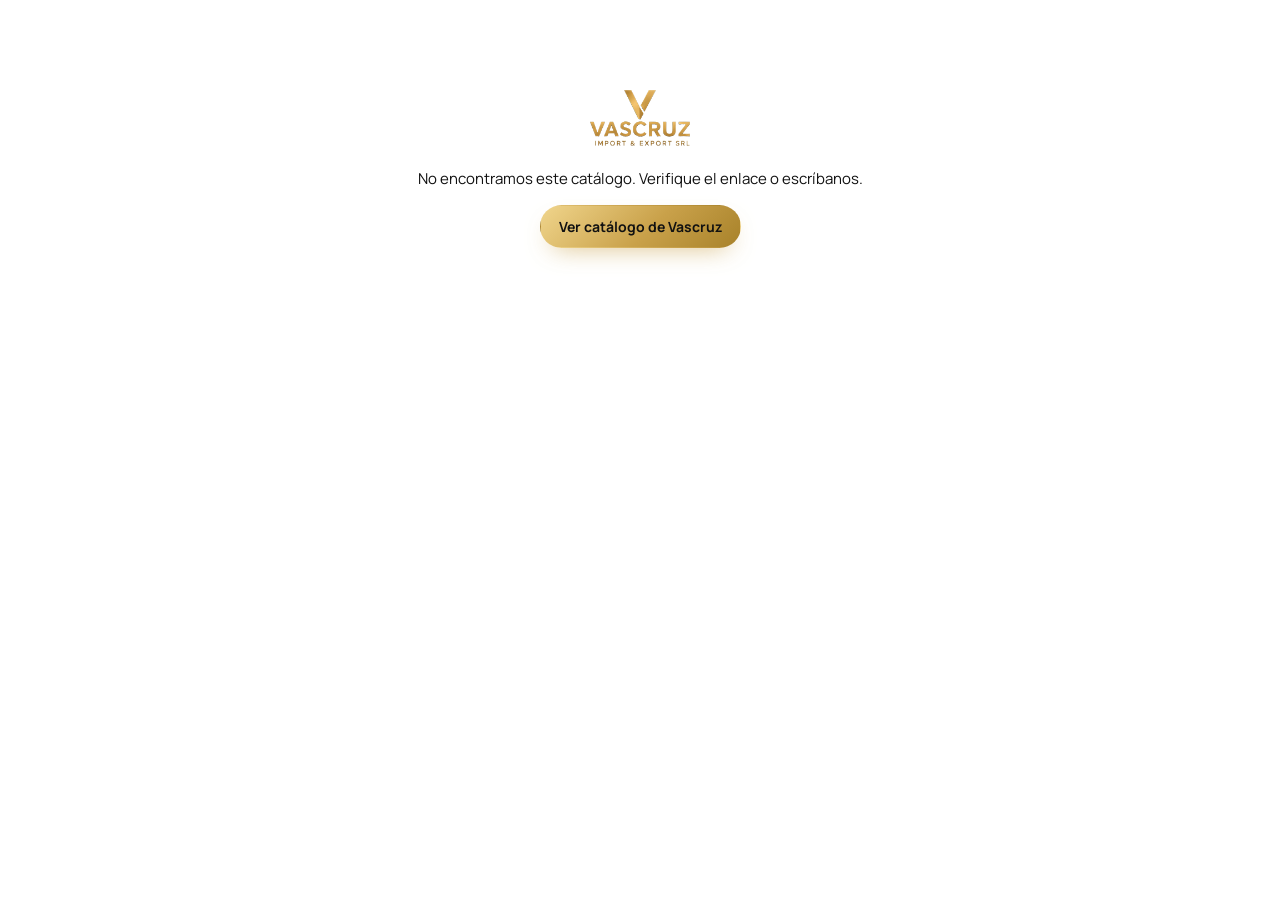
<file: catalogo.html>
<!doctype html>
<html lang="es" class="solo-claro">
<head>
<meta charset="utf-8">
<meta name="viewport" content="width=device-width, initial-scale=1">
<title>Catálogo | Vascruz Import & Export SRL</title>
<meta name="robots" content="noindex">
<link rel="icon" type="image/png" href="img/logo-sm.png">
<link rel="apple-touch-icon" href="img/app/icono-180.png">
<meta name="theme-color" content="#111111">
<link rel="preconnect" href="https://fonts.googleapis.com">
<link rel="stylesheet" href="https://fonts.googleapis.com/css2?family=Unbounded:wght@400;500;700&family=Playfair+Display:ital,wght@0,500;1,500&family=Manrope:wght@400;500;600;700;800&family=IBM+Plex+Mono:wght@400;500&display=swap">
<style>
:root{--fg:#141414;--muted:#5f5d58;--surface:#f8f5ee;--line:#e6dfcd;--gold:#a8822a;--gold-btn:#d2ad55;
  --display:"Unbounded","Arial Black",system-ui,sans-serif;--body:"Manrope",system-ui,-apple-system,"Segoe UI",sans-serif;--mono:"IBM Plex Mono",ui-monospace,Menlo,monospace}
html{color-scheme:light}*{box-sizing:border-box}[hidden]{display:none!important}
body{margin:0;background:#efebe2;color:var(--fg);font:15px/1.5 var(--body)}
a{color:inherit}
.bar{display:flex;gap:8px;justify-content:center;flex-wrap:wrap;padding:14px}
.btn{display:inline-flex;align-items:center;justify-content:center;gap:8px;padding:11px 18px;border-radius:5px;font:700 14px var(--body);border:1px solid #cfc8b8;background:#fff;color:#111;text-decoration:none;cursor:pointer}
.btn-gold{background:var(--gold-btn);border-color:var(--gold-btn)}
.btn-sm{padding:8px 12px;font-size:13px}
.hoja{max-width:1000px;margin:0 auto 40px;background:#fff;padding:32px 36px;box-shadow:0 2px 14px rgba(0,0,0,.08)}
.top{display:flex;justify-content:space-between;align-items:flex-start;gap:20px;border-bottom:2px solid var(--gold);padding-bottom:16px}
.top img{height:64px}
.top .emp{text-align:right;font-size:12px;color:var(--muted);line-height:1.5}
.top .emp b{color:var(--fg);font-size:13px}
.eyebrow{font:500 11px var(--mono);letter-spacing:.14em;text-transform:uppercase;color:var(--gold)}
h1{font:700 26px var(--display);margin:6px 0 4px}
h2{font:700 18px var(--display);margin:2px 0}
.intro{display:flex;justify-content:space-between;align-items:end;gap:16px;flex-wrap:wrap;margin:22px 0 18px}
.asesor{border:1px solid var(--line);border-radius:8px;padding:12px 16px;background:var(--surface);font-size:14px}
.asesor b{display:block;font-size:15px}
.grid{display:grid;grid-template-columns:repeat(2,minmax(0,1fr));gap:18px}
.auto{border:1px solid var(--line);border-radius:8px;overflow:hidden;display:flex;flex-direction:column;background:#fff}
.auto img{width:100%;aspect-ratio:4/3;object-fit:cover;background:var(--surface);display:block}
.auto .in{padding:14px 16px;display:flex;flex-direction:column;gap:6px;flex:1}
.tags{display:flex;gap:6px;flex-wrap:wrap}
.tag{font:500 11px var(--mono);padding:3px 8px;border-radius:3px;background:#f3ead3;color:var(--gold)}
.datos{display:grid;grid-template-columns:1fr 1fr;gap:2px 14px;font-size:13px;margin-top:4px}
.datos div{border-bottom:1px dotted var(--line);padding:3px 0}.datos span{color:var(--muted);display:block;font-size:11.5px}
.precio{display:flex;justify-content:space-between;align-items:center;margin-top:6px;padding-top:8px;border-top:1px solid var(--line)}
.precio b{font:700 20px var(--display)}
.acc{display:flex;gap:8px;flex-wrap:wrap;margin-top:auto;padding-top:8px}
.cond{margin-top:22px;font-size:12px;color:var(--muted);line-height:1.55}
.err{max-width:520px;margin:60px auto;text-align:center;background:#fff;padding:30px;border-radius:8px}
.flotante{position:fixed;right:16px;bottom:16px;z-index:5;box-shadow:0 6px 20px rgba(0,0,0,.25)}
.pie-print{display:none}
@media (max-width:700px){.hoja{padding:20px 16px}.grid{grid-template-columns:1fr}.top img{height:48px}h1{font-size:21px}}
@page{size:A4;margin:10mm}
@media print{body{background:#fff}.bar,.acc,.flotante{display:none!important}.hoja{box-shadow:none;margin:0;padding:0;max-width:none}
  .grid{grid-template-columns:1fr 1fr;gap:10px}.auto{break-inside:avoid}.auto img{aspect-ratio:16/9}.auto .in{padding:8px 10px;gap:3px}
  h1{font-size:20px}.datos{font-size:11px}.precio b{font-size:16px}body{font-size:12.5px}
  .pie-print{display:block;position:fixed;bottom:0;left:0;right:0;text-align:center;font-size:10px;color:#5f5d58;border-top:1px solid #e6dfcd;padding-top:4px;background:#fff}
  .hoja{padding-bottom:24px}
  *{-webkit-print-color-adjust:exact;print-color-adjust:exact}}
</style>
<link rel="stylesheet" href="tema.css?v=1">
<script src="tema.js?v=1"></script>
</head>
<body>
<div class="bar" id="bar" hidden>
  <a class="btn btn-gold" id="wa-bar" target="_blank" rel="noopener">Hablar con mi asesor por WhatsApp</a>
  <button class="btn" onclick="window.print()">Descargar PDF / Imprimir</button>
</div>
<div id="out"><p style="text-align:center;padding:60px;color:#5f5d58">Cargando catálogo…</p></div>
<a class="btn btn-gold flotante" id="wa-float" hidden target="_blank" rel="noopener">WhatsApp</a>

<script src="catalogo.js"></script>
<script type="module">
import { leerPublico, usd, esc, nombreAuto, telWa, listoParaImprimir } from "./publico.js?v=1";
const params = new URLSearchParams(location.search);
const id = params.get("id");
const out = document.getElementById("out");
const CAT = (window.VASCRUZ_CATALOGO && window.VASCRUZ_CATALOGO.modelos) || [];
const fail = (t) => out.innerHTML = `<div class="err"><img src="img/logo-sm.png" alt="" style="height:56px"><p>${t}</p><a class="btn btn-gold" href="index.html">Ver catálogo de Vascruz</a></div>`;
try {
  if (!id) throw 0;
  const c = await leerPublico("catalogos", id);
  if (!c) throw 0;
  const tel = telWa(c.asesor_tel) || "59177006107";
  const wa = (texto) => `https://wa.me/${tel}?text=${encodeURIComponent(texto)}`;
  const saludo = `Hola ${c.asesor_nombre}, vi el catálogo de Vascruz que me envió`;
  const autos = (c.ids || []).map(x => CAT.find(m => String(m.id) === String(x))).filter(Boolean);
  if (!autos.length) throw 0;
  document.title = `Catálogo Vascruz${c.cliente_nombre ? " para " + c.cliente_nombre : ""} · Asesor ${c.asesor_nombre}`;
  document.getElementById("wa-bar").href = wa(saludo + " y quisiera más información.");
  document.getElementById("wa-float").href = wa(saludo + " y quisiera más información.");
  document.getElementById("bar").hidden = false; document.getElementById("wa-float").hidden = false;
  const tec = (t) => t === "BEV" ? "100% eléctrico" : t === "PHEV" ? "Híbrido enchufable" : (t || "");
  const fch = c.creado && c.creado.toDate ? c.creado.toDate() : new Date();
  out.innerHTML = `<div class="hoja">
    <div class="top"><img src="img/logo-sm.png" alt="Vascruz Import &amp; Export SRL">
      <div class="emp"><b>Vascruz Import &amp; Export SRL</b><br>Importadora de vehículos eléctricos · China → Bolivia<br>Av. Grigotá B/El Parí, Calle Guariyú #132, Santa Cruz de la Sierra<br>vascruz.com</div></div>
    <div class="intro">
      <div><div class="eyebrow">Catálogo Vascruz Import &amp; Export SRL · ${fch.toLocaleDateString("es-BO", { day: "2-digit", month: "long", year: "numeric" })}</div>
        <h1>${c.cliente_nombre ? "Preparado para " + esc(c.cliente_nombre) : "Vehículos seleccionados para usted"}</h1>
        <div style="color:var(--muted)">${autos.length} ${autos.length === 1 ? "vehículo" : "vehículos"} importados de fábrica y entregados en Santa Cruz de la Sierra.</div></div>
      <div class="asesor">Asesor de importación · Vascruz<b>${esc(c.asesor_nombre)}</b>${c.asesor_tel ? "WhatsApp " + esc(c.asesor_tel) : ""}</div>
    </div>
    <div class="pie-print">Vascruz Import &amp; Export SRL · Asesor de importación: ${esc(c.asesor_nombre)}${c.asesor_tel ? " · WhatsApp " + esc(c.asesor_tel) : ""} · vascruz.com</div>
    ${c.nota ? `<p style="margin:0 0 16px;padding:10px 14px;border-left:3px solid var(--gold);background:var(--surface)">${esc(c.nota)}</p>` : ""}
    <div class="grid">${autos.map(m => {
      const f = m.ficha || {}; const p = c.precios && c.precios[m.id];
      const datos = [["Autonomía", m.autonomia ? m.autonomia + " km" : ""], [m.tec === "Gasolina" ? "Motor" : "Batería", f.bateria_destacado || f.bateria], ["Potencia", f.potencia_destacado || f.potencia],
        ["Tracción", f.traccion], ["Carga", f.carga], ["Destacado", f.destacado]].filter(r => r[1]);
      return `<article class="auto">${m.foto ? `<img src="${esc(m.foto)}" alt="${esc(nombreAuto(m))}" loading="lazy">` : ""}
        <div class="in">
          <div class="eyebrow">${esc(m.marca)} · ${esc(m.anio || "")}</div>
          <h2>${esc(m.modelo)} <span style="font:500 14px var(--body);color:var(--muted)">${esc(m.version || "")}</span></h2>
          <div class="tags"><span class="tag">${esc(tec(m.tec))}</span><span class="tag">${esc(m.tipo || "")}</span></div>
          <div class="datos">${datos.map(r => `<div><span>${esc(r[0])}</span>${esc(r[1])}</div>`).join("")}</div>
          ${m.colores ? `<div style="font-size:12.5px;color:var(--muted)">Colores: ${esc(m.colores)}</div>` : ""}
          <div class="precio"><span style="font-size:12px;color:var(--muted)">Precio puesto en Santa Cruz</span><b>${p ? usd(p) : "Consultar"}</b></div>
          <div class="acc"><a class="btn btn-gold btn-sm" href="${wa(saludo + ". Me interesa el " + nombreAuto(m) + ".")}" target="_blank" rel="noopener">Consultar por WhatsApp</a>
            <a class="btn btn-sm" href="modelo.html?id=${encodeURIComponent(m.id)}&cat=${encodeURIComponent(id)}">Ver ficha técnica</a></div>
        </div></article>`; }).join("")}</div>
    <div class="cond">Precios en dólares americanos (USD), con el vehículo nuevo importado de fábrica y entregado en Santa Cruz de la Sierra. Sujeto a disponibilidad de stock, versión y color al momento de la reserva. Consulte a su asesor por la cotización detallada.</div>
  </div>`;
  if (params.get("imprimir") === "1") {
    await listoParaImprimir(out);
    setTimeout(() => window.print(), 100);
  }
} catch (e) { fail("No encontramos este catálogo. Verifique el enlace o escríbanos."); }
</script>
</body>
</html>
</file>
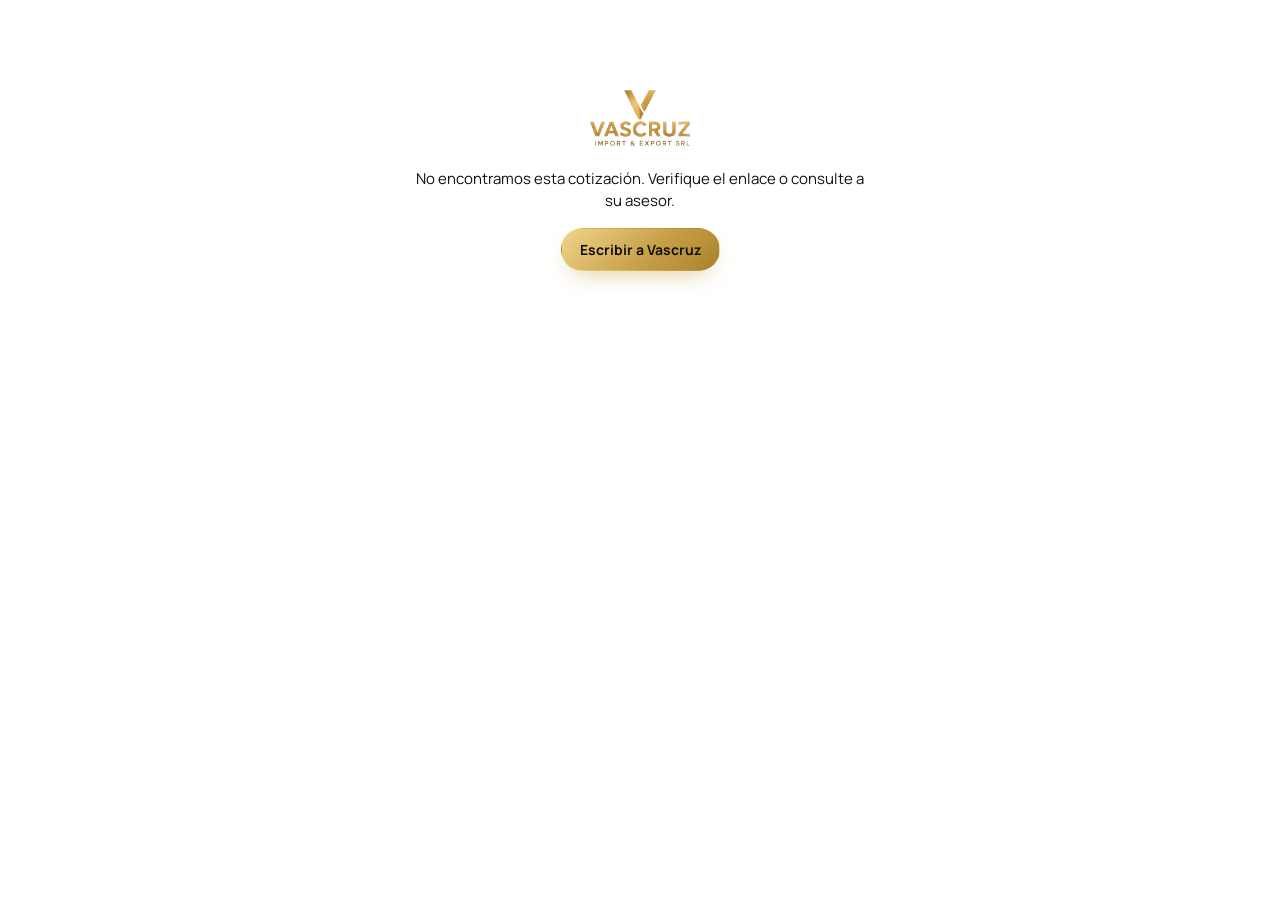
<file: contenedor.html>
<!doctype html>
<html lang="es" class="solo-claro">
<head>
<meta charset="utf-8">
<meta name="viewport" content="width=device-width, initial-scale=1">
<title>Cotización por contenedor | Vascruz Import & Export SRL</title>
<meta name="robots" content="noindex">
<link rel="icon" type="image/png" href="img/logo-sm.png">
<link rel="preconnect" href="https://fonts.googleapis.com">
<link rel="stylesheet" href="https://fonts.googleapis.com/css2?family=Unbounded:wght@400;500;700&family=Manrope:wght@400;500;600;700;800&family=IBM+Plex+Mono:wght@400;500&display=swap">
<style>
:root{--fg:#141414;--muted:#5f5d58;--surface:#f8f5ee;--line:#e6dfcd;--gold:#a8822a;--gold-btn:#d2ad55;
  --display:"Unbounded","Arial Black",system-ui,sans-serif;--body:"Manrope",system-ui,-apple-system,"Segoe UI",sans-serif;--mono:"IBM Plex Mono",ui-monospace,Menlo,monospace}
html{color-scheme:light}*{box-sizing:border-box}[hidden]{display:none!important}
body{margin:0;background:#efebe2;color:var(--fg);font:15px/1.5 var(--body)}
.bar{display:flex;gap:8px;justify-content:center;flex-wrap:wrap;padding:14px}
.btn{display:inline-flex;align-items:center;gap:8px;padding:11px 18px;border-radius:5px;font:700 14px var(--body);border:1px solid #cfc8b8;background:#fff;color:#111;text-decoration:none;cursor:pointer}
.btn-gold{background:var(--gold-btn);border-color:var(--gold-btn)}
.latir{animation:latir 1.2s ease-in-out 4}@keyframes latir{50%{transform:scale(1.08)}}
.hoja{max-width:860px;margin:0 auto 40px;background:#fff;padding:36px 40px;box-shadow:0 2px 14px rgba(0,0,0,.08)}
.top{display:flex;justify-content:space-between;align-items:flex-start;gap:20px;border-bottom:2px solid var(--gold);padding-bottom:16px}
.top img{height:60px}
.top .emp{text-align:right;font-size:12px;color:var(--muted);line-height:1.5}
.top .emp b{color:var(--fg);font-size:13px}
.tit{display:flex;justify-content:space-between;align-items:end;gap:16px;margin:22px 0 14px;flex-wrap:wrap}
h1{font:700 21px var(--display);margin:0;letter-spacing:.02em}
.num{font:500 13px var(--mono);color:var(--gold)}
.meta{display:grid;grid-template-columns:1fr 1fr;gap:0 24px;font-size:13.5px;border:1px solid var(--line);border-radius:6px;padding:12px 16px}
.meta div{padding:4px 0}.meta span{color:var(--muted);display:inline-block;min-width:92px}
.eyebrow{font:500 11px var(--mono);letter-spacing:.14em;text-transform:uppercase;color:var(--gold)}
.autos{display:grid;grid-template-columns:repeat(auto-fit,minmax(220px,1fr));gap:14px;margin-top:18px}
.auto{border:1px solid var(--line);border-radius:6px;overflow:hidden}
.auto img{width:100%;aspect-ratio:4/3;object-fit:cover;display:block;background:var(--surface)}
.auto .tx{padding:10px 12px;font-size:13px}.auto b{display:block;font-size:14px;line-height:1.3}
.auto .pr{display:flex;justify-content:space-between;margin-top:6px;font-weight:700}
h3{font:700 15px var(--display);margin:22px 0 8px}
.det{width:100%;border-collapse:collapse;font-size:13px}
.det th{background:#141414;color:#fff;font:600 11px/1.3 var(--mono);letter-spacing:.04em;text-transform:uppercase;padding:8px 10px;text-align:right}
.det th:first-child{text-align:left}
.det td{padding:7px 10px;border-bottom:1px solid var(--line);text-align:right;font-variant-numeric:tabular-nums;white-space:nowrap}
.det td:first-child{text-align:left;white-space:normal}
.det tr.sub td{background:var(--surface);font-weight:700}
.det tr.gran td{background:#141414;color:#fff;font-weight:700;font-size:14px}
.tbl{overflow-x:auto}
.total{display:flex;justify-content:space-between;align-items:center;padding:14px 18px;background:var(--surface);border:1px solid var(--line);border-radius:6px;margin-top:18px;gap:12px;flex-wrap:wrap}
.total b{font:700 26px var(--display)}
.plan{width:100%;border-collapse:collapse;font-size:13.5px;margin-top:10px}
.plan th,.plan td{padding:8px 14px;border-top:1px solid var(--line);text-align:left}
.plan th{font:500 11px var(--mono);letter-spacing:.08em;text-transform:uppercase;color:var(--muted)}
.plan td:last-child,.plan th:last-child{text-align:right;font-variant-numeric:tabular-nums}
.nota{margin-top:16px;font-size:13px;padding:10px 14px;border-left:3px solid var(--gold);background:var(--surface)}
.cond{margin-top:18px;font-size:11.5px;color:var(--muted);line-height:1.55}
.firma{display:flex;justify-content:space-between;gap:20px;margin-top:22px;font-size:12.5px;flex-wrap:wrap}
.firma b{display:block;font-size:13.5px}
.err{max-width:520px;margin:60px auto;text-align:center;background:#fff;padding:30px;border-radius:8px}
@media (max-width:640px){.hoja{padding:22px 16px}.meta{grid-template-columns:1fr}.top img{height:46px}.det{font-size:12px}.det td,.det th{padding:6px}}
@page{size:A4;margin:12mm}
.compacto{font-size:11px;padding:0!important;box-shadow:none!important;max-width:none!important;margin:0!important}
.compacto .top img{height:40px}.compacto .top{padding-bottom:6px}.compacto .emp{font-size:9.5px;line-height:1.35}
.compacto .tit{margin:8px 0 6px}.compacto h1{font-size:15px}.compacto .meta{font-size:10.5px;padding:5px 10px}.compacto .meta div{padding:1px 0}
.compacto .autos{grid-template-columns:repeat(4,1fr);gap:8px;margin-top:8px}.compacto .auto .tx{padding:5px 7px;font-size:10px}.compacto .auto b{font-size:10.5px}
.compacto h3{font-size:11.5px;margin:10px 0 4px}.compacto .det{font-size:10px}.compacto .det td,.compacto .det th{padding:3px 6px}.compacto .det th{font-size:8.5px}
.compacto .total{padding:7px 12px;margin-top:8px}.compacto .total b{font-size:18px}.compacto .plan th,.compacto .plan td{padding:4px 10px;font-size:10.5px}
.compacto .nota{margin-top:6px;padding:4px 10px;font-size:10px}.compacto .cond{font-size:9.5px;margin-top:6px;line-height:1.4}.compacto .firma{margin-top:8px;font-size:10.5px}
@media print{body{background:#fff}.bar{display:none}.hoja{zoom:var(--zoom,1)}*{-webkit-print-color-adjust:exact;print-color-adjust:exact}}
</style>
<link rel="stylesheet" href="tema.css?v=1">
<script src="tema.js?v=1"></script>
</head>
<body>
<div class="bar" id="bar" hidden>
  <button class="btn btn-gold" id="btn-pdf" type="button">⬇ Descargar PDF</button>
  <button class="btn" type="button" id="btn-imprimir">Imprimir</button>
  <a class="btn" id="wa" target="_blank" rel="noopener">Consultar al asesor por WhatsApp</a>
  <a class="btn" href="index.html">Ver catálogo</a>
</div>
<div id="out"><p style="text-align:center;padding:60px;color:#5f5d58">Cargando cotización…</p></div>

<script type="module">
import { leerPublico, usd, esc, telWa, listoParaImprimir } from "./publico.js?v=1";
import { descargarPDF, abrirPDF, esIOS, esSafari } from "./pdf.js?v=2";

// Al imprimir: la hoja se mide con el estilo compacto y se reduce lo justo para que entre en una sola hoja A4.
function ajustarUnaHoja() {
  const h = document.querySelector(".hoja"); if (!h) return;
  h.style.removeProperty("--zoom");
  const ancho = h.style.width; h.classList.add("compacto"); h.style.width = "186mm";
  const alto = h.scrollHeight; h.style.width = ancho; h.classList.remove("compacto");
  const maximo = (297 - 24) * 96 / 25.4 - 40;
  if (alto > maximo) h.style.setProperty("--zoom", (maximo / alto).toFixed(3));
}
addEventListener("beforeprint", () => { document.querySelector(".hoja")?.classList.add("compacto"); ajustarUnaHoja(); document.querySelector(".hoja")?.classList.add("compacto"); });
addEventListener("afterprint", () => document.querySelector(".hoja")?.classList.remove("compacto"));

const params = new URLSearchParams(location.search);
const id = params.get("id");
const out = document.getElementById("out");
const fail = (t) => out.innerHTML = `<div class="err"><img src="img/logo-sm.png" alt="" style="height:56px"><p>${t}</p><a class="btn btn-gold" href="https://wa.me/59177006107">Escribir a Vascruz</a></div>`;
const tecTxt = (t) => t === "BEV" ? "100% eléctrico" : t === "PHEV" ? "Híbrido enchufable" : t || "";
try {
  if (!id) throw 0;
  const p = await leerPublico("proformas", id);
  if (!p || p.tipo !== "contenedor" || !Array.isArray(p.lineas)) throw 0;
  const L = p.lineas, U = p.unidades || L.reduce((a, l) => a + (l.cant || 0), 0);
  const fch = p.fecha && p.fecha.toDate ? p.fecha.toDate() : new Date();
  const fmt = (d) => d.toLocaleDateString("es-BO", { day: "2-digit", month: "long", year: "numeric" });
  const vence = new Date(fch.getTime() + (p.validez_dias || 7) * 864e5);
  const pg = p.pagos || [];
  document.title = `Cotización ${p.numero} — Contenedor de ${U} vehículos | Vascruz`;
  const telAs = telWa(p.asesor_tel) || "59177006107";
  document.getElementById("wa").href = `https://wa.me/${telAs}?text=${encodeURIComponent("Hola, tengo una consulta sobre la cotización por contenedor " + p.numero + ".")}`;
  document.getElementById("bar").hidden = false;

  // Desglose: una columna por vehículo (montos por unidad)
  const hay = (k) => L.some(l => Number(l[k]) > 0);
  const filas = [
    ["Compra del vehículo en China (FOB)", "fob"],
    ["Flete marítimo (parte del contenedor)", "flete"],
    ["Gasto logístico en puerto Iquique", "logistica"],
    ["Seguro internacional", "seguro"],
    ["Transporte terrestre Iquique → Santa Cruz", "cig"],
    ...(hay("otros") ? [["Otros gastos de importación", "otros"]] : []),
    [null, "tributos"],
    ["Gestión y servicio de importación", "gestion"],
    ...(hay("descuento") ? [["Descuento", "descuento"]] : []),
  ];
  const tribTxt = (l) => l.ga_pct ? `Tributos aduaneros (arancel ${Math.round(l.ga_pct * 100)}% + IVA 14,94%)` : "Tributos aduaneros (IVA 14,94%, sin arancel ni ICE)";
  const tribIgual = L.every(l => tribTxt(l) === tribTxt(L[0]));
  const desglose = `<h3>Desglose por vehículo (USD por unidad)</h3>
    <div class="tbl"><table class="det"><thead><tr><th>Concepto</th>${L.map(l => `<th>${esc(l.nombre)}</th>`).join("")}</tr></thead><tbody>
      ${filas.map(([t, k]) => `<tr><td>${t || (tribIgual ? tribTxt(L[0]) : "Tributos aduaneros (arancel e IVA)")}</td>${L.map(l => `<td>${k === "descuento" && l[k] ? "-" : ""}${usd(l[k] || 0)}</td>`).join("")}</tr>`).join("")}
      <tr class="sub"><td>Precio por vehículo puesto en Santa Cruz</td>${L.map(l => `<td>${usd(l.precio)}</td>`).join("")}</tr>
      <tr><td>Cantidad</td>${L.map(l => `<td>${l.cant}</td>`).join("")}</tr>
      <tr class="gran"><td>Total</td>${L.map(l => `<td>${usd(l.total)}</td>`).join("")}</tr>
    </tbody></table></div>
    <p style="font-size:11.5px;color:var(--muted);margin:6px 0 0">El flete marítimo y la logística de puerto del contenedor se dividen entre los ${U} vehículos. Base imponible CIF = FOB + 10% del transporte + seguro.</p>`;

  out.innerHTML = `<div class="hoja">
    <div class="top"><img src="img/logo-sm.png" alt="Vascruz Import &amp; Export SRL">
      <div class="emp"><b>Vascruz Import &amp; Export SRL</b><br>Av. Grigotá B/El Parí, Calle Guariyú #132, entre 2do y 3er anillo · Santa Cruz de la Sierra<br>Cel./WhatsApp: +591 77006107 · grupovascruzllc@gmail.com · vascruz.com</div></div>
    <div class="tit"><h1>COTIZACIÓN POR CONTENEDOR · ${U} ${U === 1 ? "VEHÍCULO" : "VEHÍCULOS"}</h1><div class="num">N.° ${esc(p.numero)}</div></div>
    <div class="meta">
      <div><span>Cliente:</span> <b>${esc(p.cliente_nombre)}</b></div><div><span>Fecha:</span> ${fmt(fch)}</div>
      ${p.cliente_doc ? `<div><span>CI / NIT:</span> ${esc(p.cliente_doc)}</div>` : ""}${p.cliente_tel ? `<div><span>Celular:</span> ${esc(p.cliente_tel)}</div>` : ""}
      <div><span>Asesor:</span> ${esc(p.asesor_nombre)}</div><div><span>Válida hasta:</span> ${fmt(vence)}</div>
    </div>
    <div class="autos">${L.map(l => `<div class="auto">${l.foto ? `<img src="${esc(l.foto)}" alt="" crossorigin="anonymous">` : ""}
      <div class="tx"><span class="eyebrow">${esc(tecTxt(l.tec))}${l.tipo ? " · " + esc(l.tipo) : ""}</span><b>${esc(l.nombre)}</b>
        <div class="pr"><span>${l.cant} × ${usd(l.precio)}</span><span>${usd(l.total)}</span></div></div></div>`).join("")}</div>
    ${p.mostrar_desglose ? desglose : ""}
    <div class="total"><span>Total del contenedor puesto en Santa Cruz de la Sierra</span><b>${usd(p.precio)}</b></div>
    <table class="plan"><tr><th>Plan de pagos</th><th>Momento</th><th>Monto</th></tr>
      <tr><td>1.er pago — Reserva (50%)</td><td>Al confirmar la compra</td><td>${usd(pg[0])}</td></tr>
      <tr><td>2.º pago — Chasis (30%)</td><td>Con los números de chasis asignados</td><td>${usd(pg[1])}</td></tr>
      <tr><td>3.er pago — Iquique (20%)</td><td>Con los vehículos en Iquique, Chile</td><td>${usd(pg[2])}</td></tr></table>
    ${p.nota ? `<div class="nota">${esc(p.nota)}</div>` : ""}
    <div class="cond">• Cotización referencial en dólares americanos, sujeta a variación de flete, gastos portuarios y tributos al momento de la nacionalización.<br>
      • Precio por vehículo puesto en Santa Cruz de la Sierra, importando los ${U} vehículos juntos en un mismo contenedor. Si cambia la cantidad, cambia el precio.<br>
      • Sujeto a disponibilidad de stock, versión y color al momento de la reserva. No constituye factura ni contrato. Validez: ${p.validez_dias || 7} días calendario.</div>
    <div class="firma"><div><b>${esc(p.asesor_nombre)}</b>Asesor de Vascruz${p.asesor_tel ? " · " + esc(p.asesor_tel) : ""}</div><div style="text-align:right"><b>José María Vásquez Aguado</b>Gerente General — Vascruz Import &amp; Export SRL</div></div>
  </div>`;

  const btn = document.getElementById("btn-pdf");
  const nombreArchivo = "Cotizacion contenedor " + p.numero + ".pdf";
  const hoja = () => out.querySelector(".hoja");
  btn.onclick = async () => {
    const t = btn.textContent; btn.disabled = true; btn.textContent = "Preparando PDF…";
    try { await descargarPDF(hoja(), nombreArchivo, "compacto"); }
    catch (err) { alert("No se pudo crear el PDF. Pruebe con el botón Imprimir.\n" + (err && err.message || err)); }
    finally { btn.disabled = false; btn.textContent = t; }
  };
  document.getElementById("btn-imprimir").onclick = async () => {
    if (!esSafari) return window.print();
    try { await abrirPDF(hoja(), "compacto"); } catch (err) { window.print(); }
  };
  const SIN_AUTO = esIOS || esSafari;
  if (params.get("imprimir") === "1" && SIN_AUTO) { btn.classList.add("latir"); scrollTo(0, 0); }
  if (params.get("imprimir") === "1" && !SIN_AUTO) { await listoParaImprimir(out); setTimeout(() => window.print(), 100); }
} catch (e) { fail("No encontramos esta cotización. Verifique el enlace o consulte a su asesor."); }
</script>
</body>
</html>
</file>
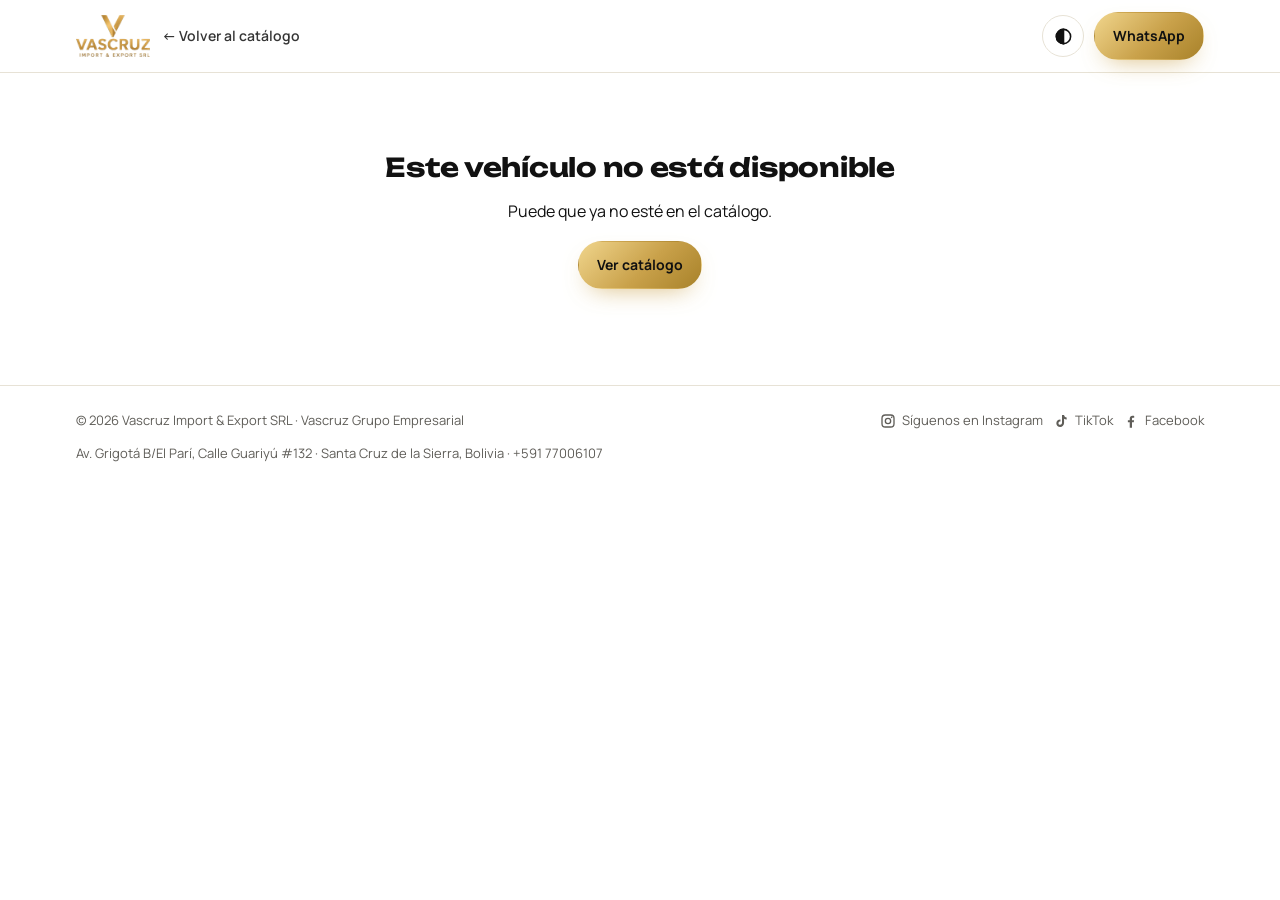
<file: modelo.html>
<!doctype html>
<html lang="es">
<head>
<meta charset="utf-8">
<meta name="viewport" content="width=device-width, initial-scale=1, viewport-fit=cover">
<link rel="manifest" href="manifest.json">
<link rel="apple-touch-icon" href="img/app/icono-180.png">
<meta name="apple-mobile-web-app-capable" content="yes">
<meta name="mobile-web-app-capable" content="yes">
<meta name="apple-mobile-web-app-title" content="Vascruz">
<meta name="apple-mobile-web-app-status-bar-style" content="black">
<meta name="theme-color" content="#ffffff" media="(prefers-color-scheme: light)">
<meta name="theme-color" content="#0b0b0c" media="(prefers-color-scheme: dark)">
<title>Vehículo | Vascruz Import & Export SRL</title>
<meta name="description" content="Ficha del vehículo eléctrico importado por Vascruz Import & Export SRL: fotos, vista 360°, ficha técnica y precio referencial puesto en Santa Cruz.">
<link rel="icon" type="image/png" href="img/logo-sm.png">
<link rel="preconnect" href="https://fonts.googleapis.com">
<link rel="stylesheet" href="https://fonts.googleapis.com/css2?family=Unbounded:wght@400;500;700&family=Playfair+Display:ital,wght@0,500;1,500&family=Manrope:wght@400;500;600;700;800&family=IBM+Plex+Mono:wght@400;500&display=swap">
<style>
:root{
  --bg:#ffffff; --fg:#141414; --muted:#5f5d58; --surface:#f5f4f1; --line:#e3e0d8;
  --gold:#a8822a; --gold-soft:#f3ead3; --band:#ffffff; --band-fg:#141414; --band-gold:#a8822a; --band-soft:#f8f5ee; --band-line:#e6dfcd;
  --display:"Unbounded","Arial Black",system-ui,sans-serif;
  --body:"Manrope",system-ui,-apple-system,"Segoe UI",sans-serif;
  --mono:"IBM Plex Mono",ui-monospace,Menlo,monospace;
}
*{box-sizing:border-box}
html{color-scheme:light}
body{margin:0;background:var(--bg);color:var(--fg);font-family:var(--body);font-size:16px;line-height:1.6}
img{max-width:100%;display:block}
a{color:inherit}
.wrap{max-width:1160px;margin:0 auto;padding-left:max(16px,env(safe-area-inset-left,0px));padding-right:max(16px,env(safe-area-inset-right,0px))}
h1,h2,h3{font-family:var(--display);margin:0;line-height:1.15;font-weight:700;text-wrap:balance}
.eyebrow{font-family:var(--mono);font-size:12px;letter-spacing:.14em;text-transform:uppercase;color:var(--gold)}
:focus-visible{outline:2px solid var(--gold);outline-offset:3px}
header{position:sticky;top:0;z-index:20;background:var(--band);color:var(--band-fg);border-bottom:1px solid var(--band-line)}
.nav{display:flex;align-items:center;justify-content:space-between;gap:16px;padding-block:12px}
.logo{height:42px;width:auto}
.back{font-size:14px;font-weight:600;text-decoration:none;opacity:.85}.back:hover{opacity:1;color:var(--band-gold)}
.btn{display:inline-flex;align-items:center;justify-content:center;gap:8px;padding:12px 18px;min-height:44px;border-radius:4px;font-weight:700;font-size:14px;text-decoration:none;border:1px solid transparent;cursor:pointer;font-family:var(--body)}
.btn-gold{background:#d2ad55;color:#111}.btn-gold:hover{filter:brightness(1.08)}
.btn-line{border-color:var(--line);background:var(--bg);color:var(--fg)}.btn-line:hover{border-color:var(--gold)}
/* Hero */
.hero{display:grid;grid-template-columns:1.15fr .85fr;gap:40px;padding-block:40px 24px;align-items:start}
.hero .photo{border-radius:8px;overflow:hidden;background:var(--surface);aspect-ratio:4/3}
.hero .photo img{width:100%;height:100%;object-fit:cover}
.hero h1{font-size:clamp(26px,3.6vw,40px);margin:10px 0 6px}
.version{font-size:17px;color:var(--muted);margin:0 0 18px}
.tags{display:flex;flex-wrap:wrap;gap:8px;margin-bottom:22px}
.tag{font-family:var(--mono);font-size:12px;padding:4px 10px;border-radius:3px;background:var(--gold-soft);color:var(--gold)}
.pricebox{border:1px solid var(--line);border-radius:8px;padding:20px;margin-bottom:16px}
.pricebox small{display:block;font-size:12px;color:var(--muted);text-transform:uppercase;letter-spacing:.08em}
.pricebox b{display:block;font-family:var(--display);font-size:30px;margin:4px 0 8px;font-variant-numeric:tabular-nums}
.pricebox p{margin:0;font-size:13px;color:var(--muted)}
.pay{display:grid;grid-template-columns:repeat(3,minmax(0,1fr));gap:8px;margin-top:14px}
.pay div{background:var(--surface);border-radius:6px;padding:10px;text-align:center}
.pay strong{display:block;font-family:var(--mono);font-size:13px}
.pay span{font-size:11.5px;color:var(--muted)}
.ctas{display:flex;flex-wrap:wrap;gap:10px}
.kpis{display:grid;grid-template-columns:repeat(3,minmax(0,1fr));gap:1px;background:var(--line);border:1px solid var(--line);border-radius:8px;overflow:hidden;margin-top:18px}
.kpis div{background:var(--bg);padding:14px;text-align:center}
.kpis b{display:block;font-family:var(--display);font-size:18px}
.kpis span{font-size:12px;color:var(--muted)}
@media (max-width:860px){.hero{grid-template-columns:1fr;gap:24px;padding-top:24px}}
/* 360 */
section{padding-block:36px}
.sec-title{display:flex;justify-content:space-between;align-items:end;gap:16px;flex-wrap:wrap;margin-bottom:18px}
.sec-title h2{font-size:clamp(22px,2.8vw,30px);margin-top:8px}
.tabs{display:flex;gap:8px;flex-wrap:wrap}
.tabs button{font:600 14px var(--body);padding:10px 16px;min-height:44px;border-radius:999px;border:1px solid var(--line);background:var(--bg);color:var(--fg);cursor:pointer}
.tabs button[aria-pressed="true"]{background:var(--fg);color:var(--bg);border-color:var(--fg)}
.viewer{position:relative;border-radius:8px;overflow:hidden;border:1px solid var(--line);background:#e9e9ea;aspect-ratio:16/9;min-height:320px}
.viewer iframe{position:absolute;inset:0;width:100%;height:100%;border:0}
.viewer .hint{position:absolute;inset:0;display:flex;flex-direction:column;align-items:center;justify-content:center;gap:12px;text-align:center;padding:20px;color:#333;background:#eceae5}
.note{font-size:12.5px;color:var(--muted);margin-top:10px}
@media (max-width:640px){.viewer{aspect-ratio:3/4}}
/* Ficha */
.ficha{display:grid;grid-template-columns:repeat(2,minmax(0,1fr));gap:0 40px}
.ficha dl{margin:0}
.ficha div{display:flex;justify-content:space-between;gap:16px;padding:12px 0;border-bottom:1px solid var(--line)}
.ficha dt{color:var(--muted);font-size:14px}
.ficha dd{margin:0;font-weight:600;text-align:right;font-size:14px}
@media (max-width:760px){.ficha{grid-template-columns:1fr}}
.fichafull{columns:2;column-gap:40px}
.fsec{break-inside:avoid;margin-bottom:22px}
.fsec h3{font-family:var(--body);font-size:13px;font-weight:700;letter-spacing:.08em;text-transform:uppercase;color:var(--gold);margin:0 0 4px;padding-bottom:6px;border-bottom:2px solid var(--gold-soft)}
.fsec dl{margin:0}.fsec div{display:flex;justify-content:space-between;gap:14px;padding:7px 0;border-bottom:1px solid var(--line)}
.fsec dt{color:var(--muted);font-size:13.5px}.fsec dd{margin:0;font-weight:600;text-align:right;font-size:13.5px}
@media (max-width:760px){.fichafull{columns:1}}
.gal{display:grid;grid-template-columns:repeat(3,minmax(0,1fr));gap:10px}
.gal img{width:100%;aspect-ratio:4/3;object-fit:cover;border-radius:6px;background:var(--surface)}
@media (max-width:640px){.gal{grid-template-columns:repeat(2,minmax(0,1fr))}}
.aviso{font-size:12.5px;color:var(--muted);border-top:1px solid var(--line);padding-top:16px;margin-top:20px}
.notfound{padding:80px 0;text-align:center}
/* Redes sociales */
.ig-link{display:inline-flex;align-items:center;gap:6px;text-decoration:none;color:inherit}
.ig-link:hover{color:var(--gold, #a8822a)}
.ig-ico{flex:none;vertical-align:middle}
.redes{display:flex;gap:10px;align-items:center;flex-wrap:wrap}
footer{border-top:1px solid var(--line);padding-block:24px;font-size:13px;color:var(--muted)}
footer .wrap{display:flex;justify-content:space-between;gap:12px;flex-wrap:wrap}
/* Impresión: ficha técnica en una hoja */
.print-head{display:none}
@media print{
  @page{size:A4;margin:14mm}
  header,.ctas,#vista360,footer,.back,.noprint{display:none!important}
  body{font-size:11pt;color:#000;background:#fff}
  .print-head{display:flex;justify-content:space-between;align-items:center;border-bottom:2px solid #a8822a;padding-bottom:8px;margin-bottom:14px}
  .print-head img{height:46px}
  .print-head div{text-align:right;font-size:9pt;line-height:1.4}
  .hero{grid-template-columns:1fr 1fr;gap:20px;padding:0}
  .hero .photo{aspect-ratio:4/3}
  section{padding-block:10px}
  .ficha{gap:0 24px}.ficha div{padding:5px 0}
  .kpis,.pricebox{break-inside:avoid}
  body{font-size:10pt;line-height:1.4}
  .tags{display:none}.hero h1{font-size:20pt;margin:4px 0}.version{margin-bottom:8px}
  .pricebox{padding:10px;margin-bottom:8px}.pricebox b{font-size:18pt;margin:2px 0}
  .kpis{margin-top:8px}.kpis div{padding:8px}.kpis b{font-size:13pt}
  .sec-title{margin-bottom:6px}.sec-title h2{font-size:15pt}
  .ficha dt,.ficha dd{font-size:9.5pt}.aviso{font-size:8pt;margin-top:8px;padding-top:6px}
  #galeria{display:block!important;padding-top:6px}
  #galeria .sec-title{display:none}
  .gal{grid-template-columns:repeat(3,minmax(0,1fr));gap:6px}
  .gal img{border-radius:3px;width:100%;height:auto;aspect-ratio:4/3}
  .gal img:nth-child(n+4){display:none}
  #galeria .note{font-size:7.5pt;margin-top:4px}
  .fichasec{break-before:page}
  .fichafull{columns:3;column-gap:12px}
  .fsec{margin-bottom:6px}
  .fsec h3{font-size:7.5pt;padding-bottom:1px;margin-bottom:1px}
  .fsec div{padding:0.9px 0;gap:6px;line-height:1.2}
  .fsec dt,.fsec dd{font-size:6.5pt}
  .fichasec .sec-title{margin-bottom:4px}
}
</style>
<link rel="stylesheet" href="tema.css?v=1">
<script src="tema.js?v=1"></script>
</head>
<body>
<header>
  <div class="wrap nav">
    <a href="index.html" aria-label="Vascruz Import & Export, inicio"><img class="logo" src="img/logo-sm.png" alt="Vascruz Import &amp; Export SRL" width="360" height="204"></a>
    <a class="back" href="index.html#catalogo">← Volver al catálogo</a>
    <a class="btn btn-gold" id="wa-top" href="https://wa.me/59177006107" target="_blank" rel="noopener">WhatsApp</a>
  </div>
</header>

<main class="wrap" id="app">
  <div class="notfound" id="cargando">Cargando…</div>
</main>

<footer><div class="wrap"><span>© 2026 Vascruz Import &amp; Export SRL · Vascruz Grupo Empresarial</span><span class="redes"><a class="ig-link" href="https://www.instagram.com/vascruz_import_export/" target="_blank" rel="noopener"><svg class="ig-ico" viewBox="0 0 24 24" width="16" height="16" fill="none" stroke="currentColor" stroke-width="2" aria-hidden="true"><rect x="3" y="3" width="18" height="18" rx="5"/><circle cx="12" cy="12" r="4"/><circle cx="17.5" cy="6.5" r="1.2" fill="currentColor" stroke="none"/></svg>Síguenos en Instagram</a><a class="ig-link" href="https://www.tiktok.com/@vascruzimport" target="_blank" rel="noopener" aria-label="TikTok de Vascruz"><svg class="ig-ico" viewBox="0 0 24 24" width="16" height="16" fill="currentColor" aria-hidden="true"><path d="M16.6 3c.4 2.1 1.7 3.6 3.9 3.8v3.1c-1.4.1-2.7-.3-3.9-1.1v6.3c0 3.4-2.6 5.9-5.8 5.9S5 18.5 5 15.2c0-3.3 2.8-5.9 6.2-5.6v3.2c-1.6-.3-3 .8-3 2.4 0 1.4 1.1 2.5 2.6 2.5s2.7-1.1 2.7-2.9V3h3.1z"/></svg>TikTok</a><a class="ig-link" href="https://www.facebook.com/profile.php?id=61596376682060" target="_blank" rel="noopener" aria-label="Facebook de Vascruz"><svg class="ig-ico" viewBox="0 0 24 24" width="16" height="16" fill="currentColor" aria-hidden="true"><path d="M13.5 22v-8h2.7l.4-3.2h-3.1V8.8c0-.9.3-1.6 1.6-1.6h1.7V4.4c-.3 0-1.3-.1-2.5-.1-2.5 0-4.2 1.5-4.2 4.3v2.2H7.3V14h2.8v8h3.4z"/></svg>Facebook</a></span><span>Av. Grigotá B/El Parí, Calle Guariyú #132 · Santa Cruz de la Sierra, Bolivia · +591 77006107</span></div></footer>

<script>document.write('<script src="catalogo.js?v='+Math.floor(Date.now()/60000)+'"><\/script><script src="vistas360.js?v='+Math.floor(Date.now()/60000)+'"><\/script><script src="fichas.js?v='+Math.floor(Date.now()/60000)+'"><\/script><script src="datos/transito.js?v='+Math.floor(Date.now()/60000)+'"><\/script>');</script>
<script>
const WA="https://wa.me/59177006107?text=";
const esc=s=>String(s==null?"":s).replace(/[&<>"]/g,c=>({"&":"&amp;","<":"&lt;",">":"&gt;",'"':"&quot;"}[c]));
const fmt=n=>"USD "+Math.round(n).toLocaleString("de-DE");
const CAT=(window.VASCRUZ_CATALOGO&&window.VASCRUZ_CATALOGO.modelos)||[];
const V360=window.VASCRUZ_360||{};
const id=new URLSearchParams(location.search).get("id");
const m=CAT.find(x=>String(x.id)===String(id));
const app=document.getElementById("app");

if(!m){
  app.innerHTML=`<div class="notfound"><h1 style="font-size:26px">Este vehículo no está disponible</h1><p>Puede que ya no esté en el catálogo.</p><p><a class="btn btn-gold" href="index.html#catalogo">Ver catálogo</a></p></div>`;
}else{
  const nombre=[m.marca,m.modelo].join(" ");
  const titulo=nombre+" "+(m.version||"")+(m.anio?" ("+m.anio+")":"");
  document.title=nombre+" "+(m.version||"")+" | Vascruz Import & Export SRL";
  const msg=encodeURIComponent("Hola Vascruz, quisiera una cotización del "+titulo+".");
  const fi=m.ficha||{};
  const FX=(window.VASCRUZ_FICHAS||{})[[m.marca,m.modelo,m.version||"",m.anio||""].join("|")];
  const gal=(FX&&FX.galeria)||[];
  const v=V360[m.marca+"|"+m.modelo];
  const p=m.precio;
  const pago=p!=null?[["50%","Reserva"],["30%","Chasis listo"],["20%","En Iquique"]].map(([pc,t])=>`<div><strong>${fmt(p*parseInt(pc)/100)}</strong><span>${pc} · ${t}</span></div>`).join(""):"";
  const filas=[
    ["Marca",m.marca],["Modelo",m.modelo],["Versión",m.version],["Año modelo",m.anio],
    ["Tecnología",m.tec==="PHEV"?"Híbrido enchufable (PHEV)":m.tec==="Gasolina"?"Gasolina":"100% eléctrico (BEV)"],["Carrocería",m.tipo],
    ["Autonomía de referencia",m.autonomia?m.autonomia+" km (CLTC)":null],[m.tec==="Gasolina"?"Motor":"Batería",fi.bateria],
    ["Potencia",fi.potencia],["Tracción",fi.traccion],["Dimensiones (L × A × H)",fi.dimensiones],
    ["Distancia entre ejes",fi.distancia_ejes],[m.tec==="Gasolina"?"Capacidad de carga":"Carga",fi.carga],["Destacado",fi.destacado],["Colores disponibles",m.colores]
  ].filter(r=>r[1]);
  const mitad=Math.ceil(filas.length/2);
  const dl=a=>`<dl>${a.map(r=>`<div><dt>${esc(r[0])}</dt><dd>${esc(r[1])}</dd></div>`).join("")}</dl>`;
  const kpi=m.tec==="Gasolina"?[[fi.bateria_destacado||"—","Motor"],[fi.potencia_destacado||"—","Potencia"],[fi.traccion||"—","Tracción"]]:[[m.autonomia?m.autonomia+" km":"—","Autonomía"],[fi.bateria_destacado||"—","Batería"],[fi.potencia_destacado||"—","Potencia"]];

  app.innerHTML=`
  <div class="print-head"><img src="img/logo.png" alt="Vascruz Import &amp; Export SRL"><div><b>Vascruz Import &amp; Export SRL</b><br>Av. Grigotá B/El Parí, Calle Guariyú #132, Santa Cruz de la Sierra<br>WhatsApp +591 77006107 · grupovascruzllc@gmail.com · vascruz.com</div></div>
  <div class="hero">
    <div class="photo">${m.foto?`<img src="${esc(m.foto)}" alt="${esc(nombre)}" width="720" height="540">`:""}</div>
    <div>
      <div class="eyebrow">${esc(m.marca)} · ${esc(m.anio||"")}</div>
      <h1>${esc(nombre)}</h1>
      <p class="version">${esc(m.version||"")}</p>
      <div class="tags"><span class="tag">${m.tec==="PHEV"?"Híbrido enchufable":m.tec==="Gasolina"?"Gasolina":"100% eléctrico"}</span>${m.tipo?`<span class="tag">${esc(m.tipo)}</span>`:""}${v?`<span class="tag">Vista 360°</span>`:""}</div>
      <div class="pricebox">
        ${p!=null?`<small>Precio referencial, puesto en Santa Cruz</small><b>${fmt(p)}</b><div class="pay">${pago}</div>`:`<small>Precio puesto en Santa Cruz</small><b>Consultar precio</b><p>Escríbanos y le enviamos su cotización detallada.</p>`}
      </div>
      <div class="ctas">
        <a class="btn btn-gold" href="${WA+msg}" target="_blank" rel="noopener">Cotizar por WhatsApp</a>
        <button class="btn btn-line" type="button" onclick="window.print()">Descargar ficha técnica (PDF)</button>
      </div>
      <div class="kpis">${kpi.map(k=>`<div><b>${esc(k[0])}</b><span>${k[1]}</span></div>`).join("")}</div>
    </div>
  </div>

  ${gal.length?`<section id="galeria"><div class="sec-title"><div><div class="eyebrow">Galería</div><h2>Fotos del modelo</h2></div></div>
    <div class="gal">${gal.map((g,i)=>`<img src="${esc(g)}" alt="${esc(nombre)} – foto ${i+1}" loading="lazy" referrerpolicy="no-referrer" width="800" height="600">`).join("")}</div>
    <p class="note">Fotos referenciales del modelo (fuente: Autohome). Colores y equipamiento pueden variar según la versión.</p></section>`:""}

  ${v?`<section id="vista360">
    <div class="sec-title"><div><div class="eyebrow">Vista interactiva</div><h2>Véalo en 360°</h2></div>
      <div class="tabs" role="group" aria-label="Tipo de vista">
        ${v.exterior?`<button type="button" data-v="exterior" aria-pressed="true">Exterior 360°</button>`:""}
        ${v.interior?`<button type="button" data-v="interior" aria-pressed="false">Interior 360°</button>`:""}
      </div></div>
    <div class="viewer" id="viewer"><div class="hint"><b>Vista 360° del ${esc(nombre)}</b><span>Arrastre con el dedo o el mouse para girar el vehículo.</span><button class="btn btn-gold" type="button" id="cargar360">Cargar vista 360°</button></div></div>
    <p class="note"><a id="full360" href="${esc(v.exterior||v.interior)}" target="_blank" rel="noopener noreferrer" style="font-weight:700;color:var(--gold)">Abrir la vista 360° en pantalla completa ↗</a><br>Vista referencial del modelo proporcionada por Autohome (China); colores, versión y textos pueden diferir del vehículo importado.</p>
  </section>`:""}

  <section class="fichasec">
    <div class="sec-title"><div><div class="eyebrow">Ficha técnica</div><h2>Características</h2></div></div>
    ${FX&&FX.secciones&&FX.secciones.length?`<div class="fichafull">${FX.secciones.map(sec=>`<div class="fsec"><h3>${esc(sec[0])}</h3><dl>${sec[1].map(r=>`<div><dt>${esc(r[0])}</dt><dd>${esc(r[1])}</dd></div>`).join("")}</dl></div>`).join("")}</div>`:`<div class="ficha">${dl(filas.slice(0,mitad))}${dl(filas.slice(mitad))}</div>`}
    ${FX?`<p class="aviso" style="margin-top:12px">Ficha técnica de la versión equivalente vendida en China (fuente: Autohome, ficha n.º ${esc(FX.autohome_spec||"")}). Algunos equipos pueden variar en la versión de exportación.</p>`:""}<p class="aviso"><b>Precio y datos referenciales.</b> Sujetos a confirmación de stock, versión y colores al momento de la reserva. Los datos técnicos provienen de fichas de fábrica y fuentes públicas. Este documento no constituye una cotización final.</p>
  </section>`;

  if(v){
    let actual=v.exterior?"exterior":"interior";
    const viewer=document.getElementById("viewer");
    const show=t=>{actual=t;viewer.innerHTML=`<iframe src="${esc(v[t])}" title="Vista 360° ${t} del ${esc(nombre)}" allow="fullscreen; accelerometer; gyroscope" allowfullscreen referrerpolicy="no-referrer"></iframe>`;
      const fs=document.getElementById("full360"); if(fs) fs.href=v[t];
      document.querySelectorAll(".tabs button").forEach(b=>b.setAttribute("aria-pressed",b.dataset.v===t));};
    document.getElementById("cargar360").addEventListener("click",()=>show(actual));
    document.querySelectorAll(".tabs button").forEach(b=>b.addEventListener("click",()=>show(b.dataset.v)));
  }
}
document.getElementById("wa-top").href=WA+encodeURIComponent("Hola Vascruz, quisiera información sobre la importación de un vehículo eléctrico.");
</script>
<script>
// Si este modelo tiene unidades en tránsito, se avisa arriba de la ficha con un botón para reservar
(function(){
  const id=new URLSearchParams(location.search).get("id");
  const t=(window.VASCRUZ_TRANSITO||[]).filter(x=>String(x.modelo_id)===String(id));
  if(!t.length)return;
  const n=t.reduce((a,x)=>a+(x.unidades||0),0);
  const msg=encodeURIComponent("Hola Vascruz, me interesa reservar el "+t[0].nombre+" que viene en tránsito.");
  const d=document.createElement("div");
  d.style.cssText="max-width:1100px;margin:14px auto 0;padding:0 16px";
  d.innerHTML='<div style="display:flex;align-items:center;justify-content:space-between;gap:12px;flex-wrap:wrap;padding:14px 18px;border-radius:16px;background:#111;color:#fff;border:1px solid rgba(240,213,140,.5)">'
    +'<span style="font:600 15px var(--body,system-ui)">🚢 <b style="color:#f3dc9a">'+n+(n===1?' unidad':' unidades')+' en tránsito</b> · '+(t[0].color||'')+(t[0].llegada?' · llega '+t[0].llegada:'')+'</span>'
    +'<span style="display:flex;gap:8px;flex-wrap:wrap"><a href="index.html#transito" style="color:#f3dc9a;font-weight:600;padding:8px 12px">Ver fotos</a>'
    +'<a href="https://wa.me/59177006107?text='+msg+'" target="_blank" rel="noopener" style="background:linear-gradient(135deg,#f0d58c,#c9a14a);color:#111;font-weight:700;padding:8px 14px;border-radius:999px;text-decoration:none">Reservar</a></span></div>';
  const app=document.getElementById("app"); app.before(d);
})();
</script>
<script type="module">
// Si el cliente llega desde el catálogo de un asesor (?cat=...), los botones de WhatsApp le escriben a ese asesor.
const cat = new URLSearchParams(location.search).get("cat");
if (cat) {
  try {
    const { leerPublico, telWa } = await import("./publico.js?v=1");
    const c = await leerPublico("catalogos", cat);
    if (c) {
      const tel = telWa(c.asesor_tel);
      if (tel) {
        document.querySelectorAll('a[href^="https://wa.me/59177006107"]').forEach(a => {
          const u = new URL(a.href); const t = u.searchParams.get("text") || "";
          a.href = "https://wa.me/" + tel + "?text=" + encodeURIComponent(t.replace(/^Hola Vascruz/, "Hola " + c.asesor_nombre));
        });
        const volver = document.createElement("a");
        volver.href = "catalogo.html?id=" + encodeURIComponent(cat); volver.textContent = "← Volver a mi catálogo";
        volver.style.cssText = "display:block;max-width:1100px;margin:12px auto 0;padding:0 16px;font-weight:600;color:#a8822a";
        document.getElementById("app").before(volver);
      }
    }
  } catch (_) {}
}
</script>
</body>
</html>
</file>
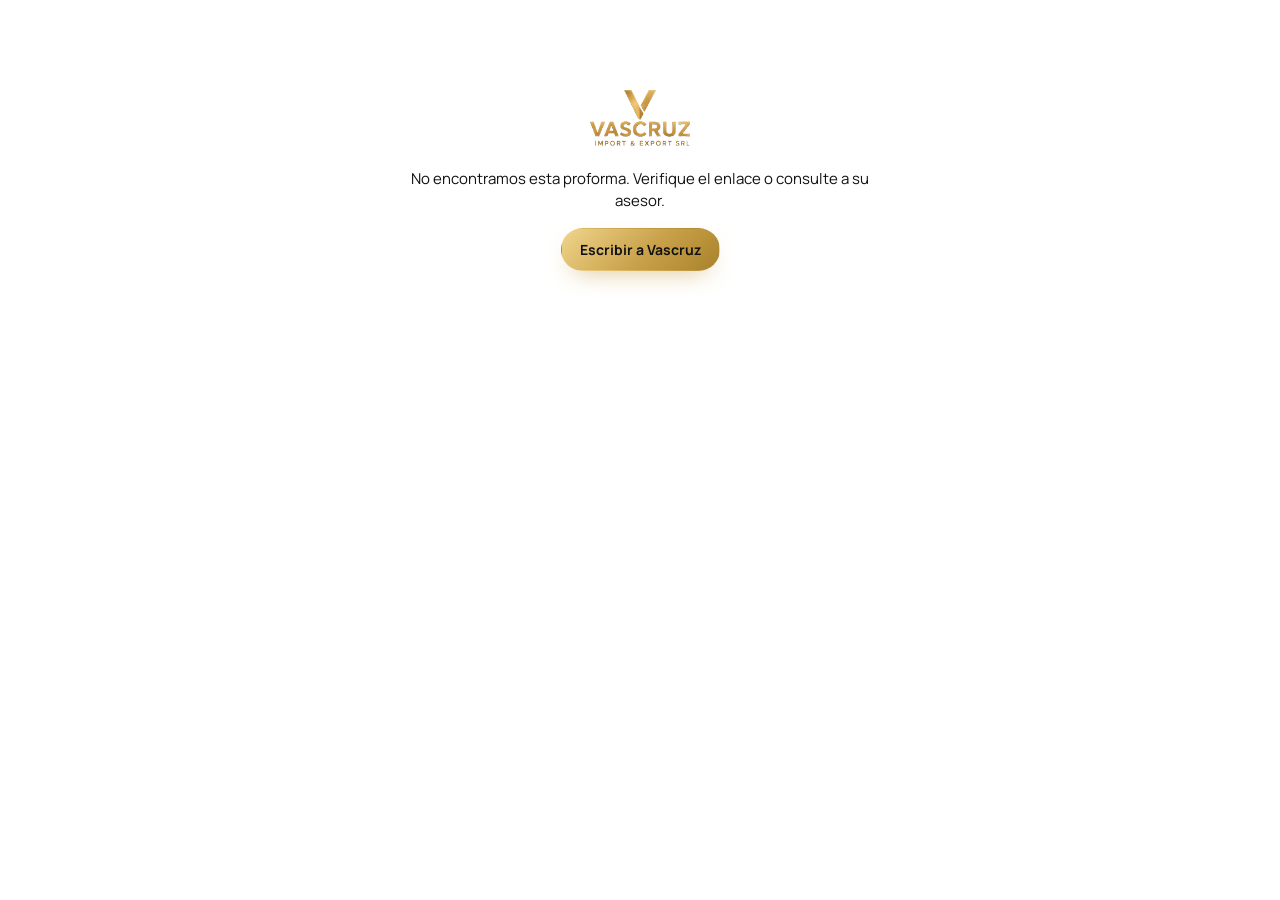
<file: proforma.html>
<!doctype html>
<html lang="es" class="solo-claro">
<head>
<meta charset="utf-8">
<meta name="viewport" content="width=device-width, initial-scale=1">
<title>Proforma | Vascruz Import & Export SRL</title>
<meta name="robots" content="noindex">
<link rel="icon" type="image/png" href="img/logo-sm.png">
<link rel="preconnect" href="https://fonts.googleapis.com">
<link rel="stylesheet" href="https://fonts.googleapis.com/css2?family=Unbounded:wght@400;500;700&family=Playfair+Display:ital,wght@0,500;1,500&family=Manrope:wght@400;500;600;700;800&family=IBM+Plex+Mono:wght@400;500&display=swap">
<style>
:root{--fg:#141414;--muted:#5f5d58;--surface:#f8f5ee;--line:#e6dfcd;--gold:#a8822a;--gold-btn:#d2ad55;
  --display:"Unbounded","Arial Black",system-ui,sans-serif;--body:"Manrope",system-ui,-apple-system,"Segoe UI",sans-serif;--mono:"IBM Plex Mono",ui-monospace,Menlo,monospace}
html{color-scheme:light}*{box-sizing:border-box}[hidden]{display:none!important}
body{margin:0;background:#efebe2;color:var(--fg);font:15px/1.5 var(--body)}
.bar{display:flex;gap:8px;justify-content:center;flex-wrap:wrap;padding:14px}
.btn{display:inline-flex;align-items:center;gap:8px;padding:11px 18px;border-radius:5px;font:700 14px var(--body);border:1px solid #cfc8b8;background:#fff;color:#111;text-decoration:none;cursor:pointer}
.btn-gold{background:var(--gold-btn);border-color:var(--gold-btn)}
.latir{animation:latir 1.2s ease-in-out 4}@keyframes latir{50%{transform:scale(1.08)}}
.hoja{max-width:820px;margin:0 auto 40px;background:#fff;padding:36px 40px;box-shadow:0 2px 14px rgba(0,0,0,.08)}
.top{display:flex;justify-content:space-between;align-items:flex-start;gap:20px;border-bottom:2px solid var(--gold);padding-bottom:16px}
.top img{height:64px}
.top .emp{text-align:right;font-size:12px;color:var(--muted);line-height:1.5}
.top .emp b{color:var(--fg);font-size:13px}
.tit{display:flex;justify-content:space-between;align-items:end;gap:16px;margin:22px 0 14px;flex-wrap:wrap}
h1{font:700 24px var(--display);margin:0;letter-spacing:.02em}
.num{font:500 13px var(--mono);color:var(--gold)}
.meta{display:grid;grid-template-columns:1fr 1fr;gap:0 24px;font-size:13.5px;border:1px solid var(--line);border-radius:6px;padding:12px 16px}
.meta div{padding:4px 0}.meta span{color:var(--muted);display:inline-block;min-width:92px}
.veh{display:grid;grid-template-columns:1.1fr 1fr;gap:22px;margin-top:20px;align-items:start}
.veh img{width:100%;aspect-ratio:4/3;object-fit:cover;border-radius:6px;background:var(--surface)}
.eyebrow{font:500 11px var(--mono);letter-spacing:.14em;text-transform:uppercase;color:var(--gold)}
h2{font:700 20px var(--display);margin:4px 0 2px}
.datos{width:100%;border-collapse:collapse;font-size:13px;margin-top:10px}
.datos td{padding:5px 0;border-bottom:1px dotted var(--line)}.datos td:last-child{text-align:right;font-weight:600}
.precio{margin-top:22px;border:1px solid var(--line);border-radius:6px;overflow:hidden}
.precio .tot{display:flex;justify-content:space-between;align-items:center;padding:14px 18px;background:var(--surface)}
.precio .tot b{font:700 26px var(--display)}
.plan{width:100%;border-collapse:collapse;font-size:13.5px}
.plan th,.plan td{padding:9px 18px;border-top:1px solid var(--line);text-align:left}
.plan th{font:500 11px var(--mono);letter-spacing:.08em;text-transform:uppercase;color:var(--muted)}
.plan td:last-child,.plan th:last-child{text-align:right;font-variant-numeric:tabular-nums}
.nota{margin-top:16px;font-size:13px;padding:10px 14px;border-left:3px solid var(--gold);background:var(--surface)}
.cond{margin-top:18px;font-size:11.5px;color:var(--muted);line-height:1.55}
.firma{display:flex;justify-content:space-between;gap:20px;margin-top:22px;font-size:12.5px;flex-wrap:wrap}
.firma b{display:block;font-size:13.5px}
.err{max-width:520px;margin:60px auto;text-align:center;background:#fff;padding:30px;border-radius:8px}
@media (max-width:640px){.hoja{padding:22px 18px}.veh,.meta{grid-template-columns:1fr}.top img{height:48px}}
@page{size:A4;margin:12mm}
@media print{body{background:#fff}.bar{display:none}.hoja{box-shadow:none;margin:0;padding:0;max-width:none}
  .veh{grid-template-columns:1fr 1fr;gap:16px;margin-top:12px}.meta{grid-template-columns:1fr 1fr;padding:8px 12px;font-size:12px}.meta div{padding:2px 0}
  body{font-size:12.5px}.top img{height:52px}.top{padding-bottom:10px}.tit{margin:12px 0 8px}h1{font-size:20px}h2{font-size:17px}
  .datos{font-size:11.5px}.datos td{padding:3px 0}.precio{margin-top:12px}.precio .tot{padding:9px 14px}.precio .tot b{font-size:21px}
  .plan th,.plan td{padding:6px 14px;font-size:12px}.nota{margin-top:10px;padding:7px 12px}.cond{margin-top:10px;font-size:10.5px}.firma{margin-top:14px}
  *{-webkit-print-color-adjust:exact;print-color-adjust:exact}}
</style>
<link rel="stylesheet" href="tema.css?v=1">
<script src="tema.js?v=1"></script>
</head>
<body>
<div class="bar" id="bar" hidden>
  <button class="btn btn-gold" id="btn-pdf" type="button">⬇ Descargar PDF</button>
  <button class="btn" type="button" id="btn-imprimir">Imprimir</button>
  <a class="btn" id="wa" target="_blank" rel="noopener">Consultar al asesor por WhatsApp</a>
  <a class="btn" href="index.html">Ver catálogo</a>
</div>
<div id="out"><p style="text-align:center;padding:60px;color:#5f5d58">Cargando proforma…</p></div>

<script type="module">
import { leerPublico, usd, esc, nombreAuto, telWa, listoParaImprimir } from "./publico.js?v=1";
import { descargarPDF, abrirPDF, esIOS, esSafari } from "./pdf.js?v=2";
import { tablaDetalle, CSS_DETALLE } from "./detalle.js?v=2";
document.head.insertAdjacentHTML("beforeend", `<style>${CSS_DETALLE}
.ficha{display:grid;grid-template-columns:1fr 1fr;gap:2px 24px;font-size:13px;margin-top:14px}
.ficha div{padding:3px 0;border-bottom:1px dotted var(--line)}.ficha span{color:var(--muted);display:inline-block;min-width:96px}
@media (max-width:640px){.ficha{grid-template-columns:1fr}}
@media print{.det{font-size:11px;margin-top:8px}.det td,.det th{padding:4px 8px}.det tr.gran td{padding:6px 8px}.ficha{font-size:11.5px;margin-top:8px}.det.pagos{margin-top:8px}}
@media print{${compacto(".det-hoja")} .hoja{zoom:var(--zoom,1)}}
${compacto(".det-hoja.medir")}
.det-hoja.medir .ficha,.det-hoja.medir .meta{grid-template-columns:1fr 1fr!important}.det-hoja.medir .top img{height:40px!important}
.hoja.medir-res{padding:0!important;box-shadow:none;font-size:12.5px}.medir-res .veh{grid-template-columns:1fr 1fr;gap:16px;margin-top:12px}.medir-res .meta{grid-template-columns:1fr 1fr;padding:8px 12px;font-size:12px}.medir-res .meta div{padding:2px 0}
.medir-res .top img{height:52px}.medir-res .top{padding-bottom:10px}.medir-res .tit{margin:12px 0 8px}.medir-res h1{font-size:20px}.medir-res h2{font-size:17px}.medir-res .datos{font-size:11.5px}.medir-res .datos td{padding:3px 0}
.medir-res .precio{margin-top:12px}.medir-res .precio .tot{padding:9px 14px}.medir-res .precio .tot b{font-size:21px}.medir-res .plan th,.medir-res .plan td{padding:6px 14px;font-size:12px}.medir-res .nota{margin-top:10px;padding:7px 12px}.medir-res .cond{margin-top:10px;font-size:10.5px}.medir-res .firma{margin-top:14px}
</style>`);
// Estilo compacto de la cotización detallada impresa (como el Excel, que imprime al 75%).
// Se usa al imprimir y también para medir la hoja antes de imprimir.
function compacto(h) {
  return `${h}{font-size:11px;padding:0!important;box-shadow:none!important;max-width:none!important;margin:0!important}
  ${h} .top img{height:40px}${h} .top{padding-bottom:6px}${h} .emp{font-size:9.5px;line-height:1.35}
  ${h} .tit{margin:8px 0 6px}${h} h1{font-size:15px!important}
  ${h} .meta{font-size:10.5px;padding:5px 10px}${h} .meta div{padding:1px 0}
  ${h} .ficha{font-size:10.5px;margin-top:5px}${h} .ficha div{padding:1px 0}
  ${h} .det{font-size:10px;margin-top:6px}${h} .det td,${h} .det th{padding:2.5px 6px}${h} .det th{font-size:9px}
  ${h} .det tr.gran td{padding:4px 6px;font-size:11px}${h} .det.pagos{margin-top:6px}
  ${h} .nota{margin-top:6px;padding:4px 10px;font-size:10px}${h} .cond{font-size:9.5px;margin-top:6px;line-height:1.4}
  ${h} .firma{margin-top:8px;font-size:10.5px}${h} .firma b{font-size:11px}
  ${h} table,${h} tr{break-inside:avoid}`;
}
// Antes de imprimir: mide la cotización detallada y la reduce lo justo para que entre en una sola hoja A4.
// Vale para la proforma resumida y la detallada: se mide con el estilo de impresión y, si no entra, se reduce lo justo.
function ajustarUnaHoja() {
  const h = document.querySelector(".hoja"); if (!h) return;
  const det = h.classList.contains("det-hoja");
  h.style.removeProperty("--zoom");
  const ancho = h.style.width; h.classList.add(det ? "medir" : "medir-res"); h.style.width = "186mm";   // A4 (210 mm) menos márgenes de 12 mm
  const alto = h.scrollHeight; h.style.width = ancho; h.classList.remove("medir", "medir-res");
  const maximo = (297 - 24) * 96 / 25.4 - 40;                                         // alto útil de la hoja en píxeles (con margen de seguridad)
  if (alto > maximo) h.style.setProperty("--zoom", (maximo / alto).toFixed(3));
}
addEventListener("beforeprint", ajustarUnaHoja);
const params = new URLSearchParams(location.search);
const id = params.get("id");
const DETALLADA = params.get("v") === "detalle";
const out = document.getElementById("out");
const fail = (t) => out.innerHTML = `<div class="err"><img src="img/logo-sm.png" alt="" style="height:56px"><p>${t}</p><a class="btn btn-gold" href="https://wa.me/59177006107">Escribir a Vascruz</a></div>`;
try {
  if (!id) throw 0;
  const p = await leerPublico("proformas", id);
  if (!p) throw 0;
  const v = p.vehiculo || {}, f = v.ficha || {};
  const fch = p.fecha && p.fecha.toDate ? p.fecha.toDate() : new Date();
  const vence = new Date(fch.getTime() + (p.validez_dias || 15) * 864e5);
  const fmt = (d) => d.toLocaleDateString("es-BO", { day: "2-digit", month: "long", year: "numeric" });
  const tec = v.tec === "BEV" ? "100% eléctrico" : v.tec === "PHEV" ? "Híbrido enchufable" : v.tec;
  const gas = v.tec === "Gasolina";
  const filas = [["Tecnología", tec], ["Carrocería", v.tipo], ["Autonomía", v.autonomia ? v.autonomia + " km" : (f.carga || "")], [gas ? "Motor" : "Batería", f.bateria], ["Potencia", f.potencia],
    ["Tracción", f.traccion], ["Dimensiones (L × A × H)", f.dimensiones], ["Color", p.color]].filter(r => r[1]);
  const pg = p.pagos || [];
  document.title = `Proforma ${p.numero} — ${nombreAuto(v)} | Vascruz`;
  const telAs = telWa(p.asesor_tel) || "59177006107";
  document.getElementById("wa").href = `https://wa.me/${telAs}?text=${encodeURIComponent("Hola, tengo una consulta sobre la proforma " + p.numero + " (" + nombreAuto(v) + ").")}`;
  document.getElementById("bar").hidden = false;
  const cabecera = `<div class="top"><img src="img/logo-sm.png" alt="Vascruz Import &amp; Export SRL">
      <div class="emp"><b>Vascruz Import &amp; Export SRL</b><br>Importadora de vehículos eléctricos · China → Bolivia<br>Av. Grigotá B/El Parí, Calle Guariyú #132, entre 2do y 3er anillo · Santa Cruz de la Sierra<br>Cel./WhatsApp: +591 77006107 · grupovascruzllc@gmail.com · vascruz.com</div></div>`;
  if (DETALLADA && p.detalle) {
    // Cotización detallada: mismo formato que la hoja "Cotizador" del Excel
    document.title = `Cotización ${p.numero} — ${nombreAuto(v)} | Vascruz`;
    out.innerHTML = `<div class="hoja det-hoja">
      ${cabecera}
      <div class="tit"><h1 style="font-size:19px">COTIZACIÓN — VEHÍCULO ${v.tec === "PHEV" ? "HÍBRIDO ENCHUFABLE" : gas ? "A GASOLINA" : "ELÉCTRICO"} IMPORTADO DE CHINA</h1><div class="num">N.° ${esc(p.numero)}</div></div>
      <div class="meta">
        <div><span>Fecha:</span> ${fmt(fch)}</div><div><span>Válida hasta:</span> ${fmt(new Date(fch.getTime() + 7 * 864e5))}</div>
        <div><span>Cliente:</span> <b>${esc(p.cliente_nombre)}</b></div><div><span>Asesor:</span> ${esc(p.asesor_nombre)}</div>
        ${p.cliente_doc ? `<div><span>CI / NIT:</span> ${esc(p.cliente_doc)}</div>` : ""}${p.cliente_tel ? `<div><span>Celular:</span> ${esc(p.cliente_tel)}</div>` : ""}
      </div>
      <div class="ficha">
        <div><span>Vehículo:</span> <b>${esc(nombreAuto(v))}</b></div><div><span>Tecnología:</span> ${esc(tec)}</div>
        <div><span>Carrocería:</span> ${esc(v.tipo || "")}</div><div><span>${gas ? "Motor:" : "Autonomía:"}</span> ${gas ? esc(f.bateria || "—") : v.autonomia ? v.autonomia + " km" : "—"}</div>
        <div><span>Color:</span> ${esc(p.color || "")}</div><div><span>Incluye:</span> ${gas ? "Idioma español" : "Idioma español y cargador"}</div>
      </div>
      ${tablaDetalle(p.detalle, p.precio, p.pagos)}
      ${p.nota ? `<div class="nota">${esc(p.nota)}</div>` : ""}
      <div class="cond">• Cotización referencial en dólares americanos, sujeta a variación de flete, gastos portuarios y tributos al momento de la nacionalización.<br>
        • Precio por vehículo puesto en Santa Cruz de la Sierra. Incluye idioma español${gas ? "" : " y cargador"} según especificación del proveedor.<br>
        • Validez de la cotización: 7 días calendario.</div>
      <div class="firma"><div><b>${esc(p.asesor_nombre)}</b>Asesor de Vascruz${p.asesor_tel ? " · " + esc(p.asesor_tel) : ""}</div><div style="text-align:right"><b>José María Vásquez Aguado</b>Gerente General — Vascruz Import &amp; Export SRL</div></div>
    </div>`;
  } else {
  out.innerHTML = `<div class="hoja">
    <div class="top"><img src="img/logo-sm.png" alt="Vascruz Import &amp; Export SRL">
      <div class="emp"><b>Vascruz Import &amp; Export SRL</b><br>Av. Grigotá B/El Parí, Calle Guariyú #132<br>entre 2do y 3er anillo, Santa Cruz de la Sierra, Bolivia<br>WhatsApp +591 77006107 · grupovascruzllc@gmail.com · vascruz.com</div></div>
    <div class="tit"><h1>PROFORMA</h1><div class="num">N.° ${esc(p.numero)}</div></div>
    <div class="meta">
      <div><span>Cliente:</span> <b>${esc(p.cliente_nombre)}</b></div><div><span>Fecha:</span> ${fmt(fch)}</div>
      ${p.cliente_doc ? `<div><span>CI / NIT:</span> ${esc(p.cliente_doc)}</div>` : ""}${p.cliente_tel ? `<div><span>Celular:</span> ${esc(p.cliente_tel)}</div>` : ""}
      <div><span>Asesor:</span> ${esc(p.asesor_nombre)}</div><div><span>Válida hasta:</span> ${fmt(vence)}</div>
    </div>
    <div class="veh">
      <div>${v.foto ? `<img src="${esc(v.foto)}" alt="">` : ""}</div>
      <div><div class="eyebrow">${esc(v.marca)} · ${esc(v.anio)}</div><h2>${esc(v.modelo)}</h2><div style="color:var(--muted)">${esc(v.version)}</div>
        <table class="datos">${filas.map(r => `<tr><td>${esc(r[0])}</td><td>${esc(r[1])}</td></tr>`).join("")}</table></div>
    </div>
    <div class="precio">
      <div class="tot"><span>Precio puesto en Santa Cruz de la Sierra</span><b>${usd(p.precio)}</b></div>
      <table class="plan"><tr><th>Plan de pagos</th><th>Momento</th><th>Monto</th></tr>
        <tr><td>1.er pago — Reserva (50%)</td><td>Al confirmar la compra</td><td>${usd(pg[0])}</td></tr>
        <tr><td>2.º pago — Chasis (30%)</td><td>Con el número de chasis asignado</td><td>${usd(pg[1])}</td></tr>
        <tr><td>3.er pago — Iquique (20%)</td><td>Con el vehículo en Iquique, Chile</td><td>${usd(pg[2])}</td></tr></table>
    </div>
    ${p.nota ? `<div class="nota">${esc(p.nota)}</div>` : ""}
    <div class="cond"><b>Condiciones:</b> Precio en dólares americanos (USD), con el vehículo nuevo importado de fábrica y entregado en Santa Cruz de la Sierra. Vehículos eléctricos e híbridos enchufables nuevos con 0% de gravamen arancelario e ICE según normativa vigente. Sujeto a disponibilidad de stock, versión y color al momento de la reserva. Esta proforma no constituye factura ni contrato.</div>
    <div class="firma"><div><b>${esc(p.asesor_nombre)}</b>Asesor de Vascruz${p.asesor_tel ? " · " + esc(p.asesor_tel) : ""}</div><div style="text-align:right"><b>Vascruz Import &amp; Export SRL</b>Santa Cruz de la Sierra, Bolivia</div></div>
  </div>`;
  }
  ajustarUnaHoja();
  // Descargar PDF: se arma aquí mismo (no depende de la ventana de impresión, que en el iPhone puede salir en blanco)
  const btn = document.getElementById("btn-pdf");
  const nombreArchivo = (DETALLADA && p.detalle ? "Cotizacion " : "Proforma ") + p.numero + " - " + nombreAuto(v).replace(/[\\/:*?"<>|]/g, "") + ".pdf";
  btn.onclick = async () => {
    const t = btn.textContent; btn.disabled = true; btn.textContent = "Preparando PDF…";
    try { const [h, c] = hojaYClase(); await descargarPDF(h, nombreArchivo, c); }
    catch (err) { alert("No se pudo crear el PDF. Pruebe con el botón Imprimir.\n" + (err && err.message || err)); }
    finally { btn.disabled = false; btn.textContent = t; }
  };
  const hojaYClase = () => { const h = out.querySelector(".hoja"); return [h, h.classList.contains("det-hoja") ? "medir" : "medir-res"]; };
  document.getElementById("btn-imprimir").onclick = async () => {
    if (!esSafari) return window.print();
    try { await abrirPDF(...hojaYClase()); } catch (err) { window.print(); }
  };
  // En Safari (iPhone y Mac) no se abre la ventana de impresión automáticamente: se usa el botón "Descargar PDF".
  const SIN_AUTO = esIOS || esSafari;
  if (params.get("imprimir") === "1" && SIN_AUTO) { btn.classList.add("latir"); scrollTo(0, 0); }
  // "Imprimir / PDF": abre directamente el diálogo de impresión (ahí se elige "Guardar como PDF")
  if (params.get("imprimir") === "1" && !SIN_AUTO) {
    await listoParaImprimir(out);
    setTimeout(() => window.print(), 100);
  }
} catch (e) { fail("No encontramos esta proforma. Verifique el enlace o consulte a su asesor."); }
</script>
</body>
</html>
</file>
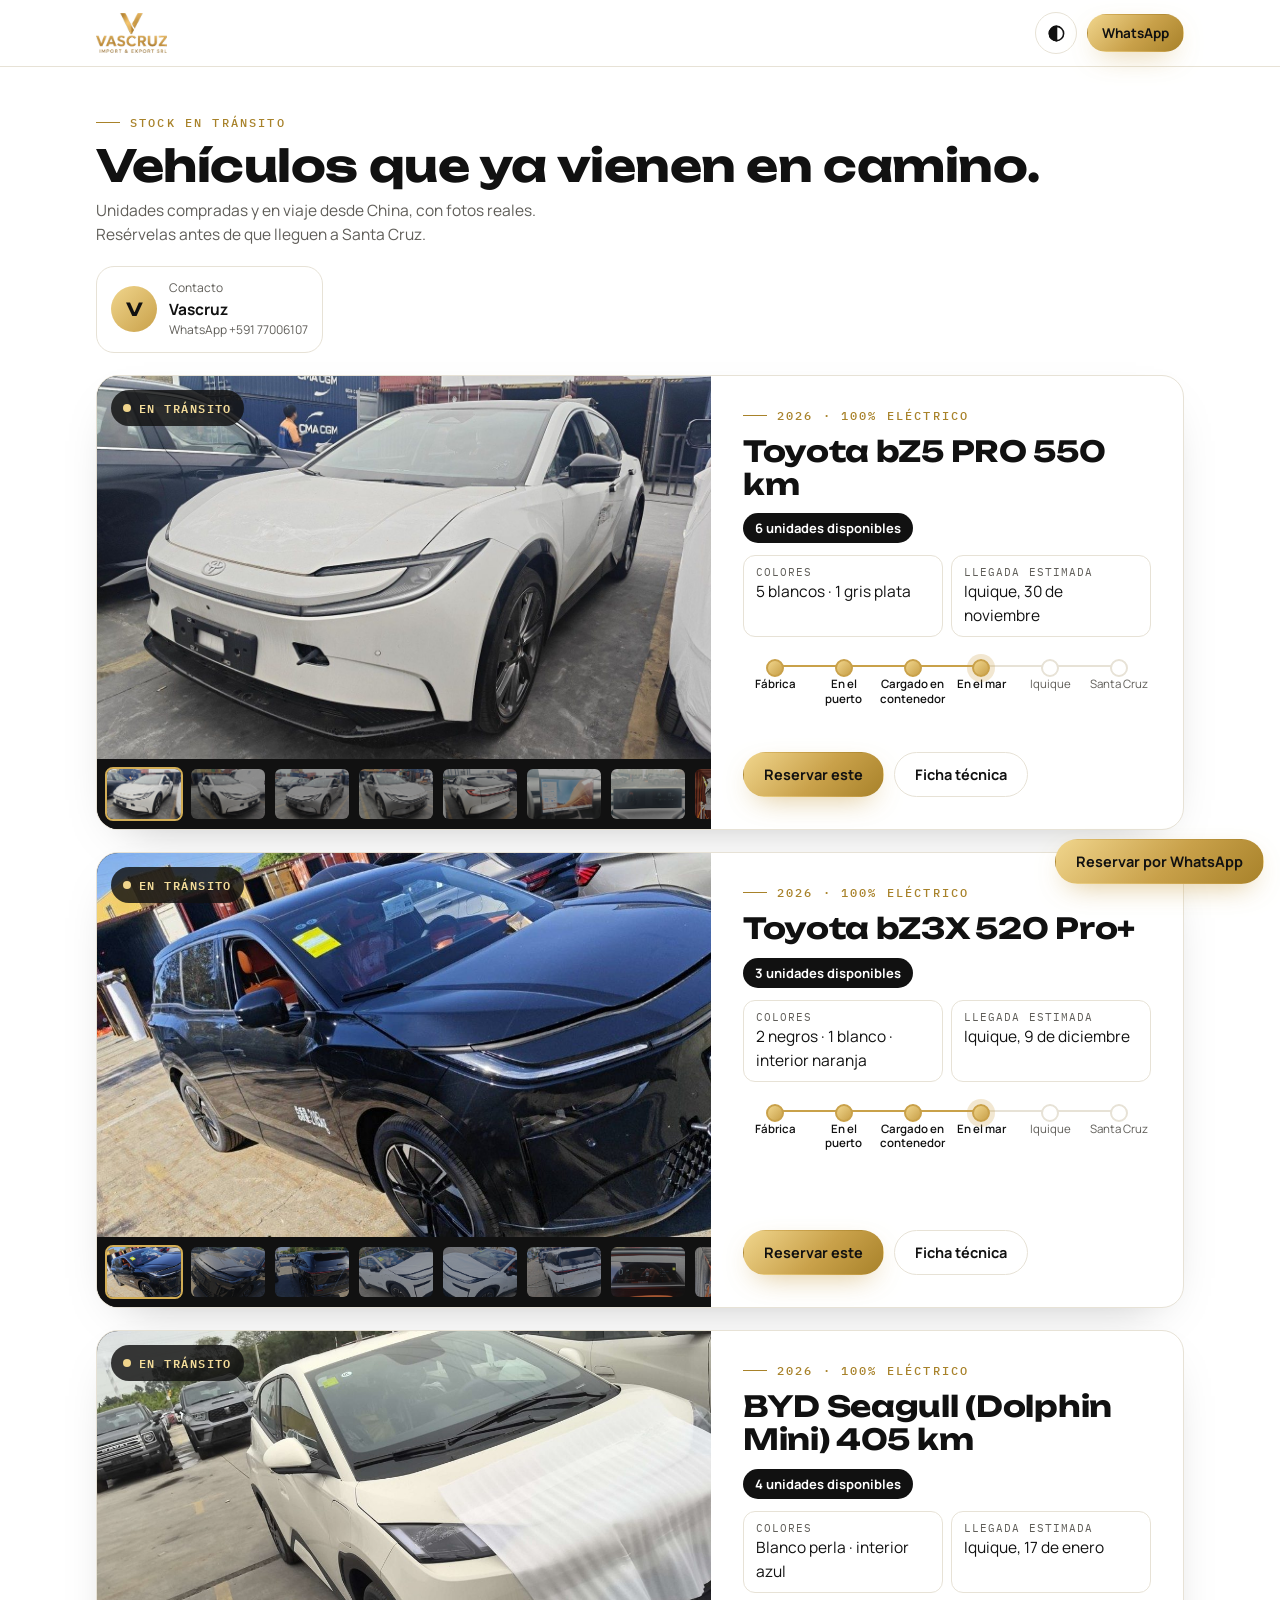
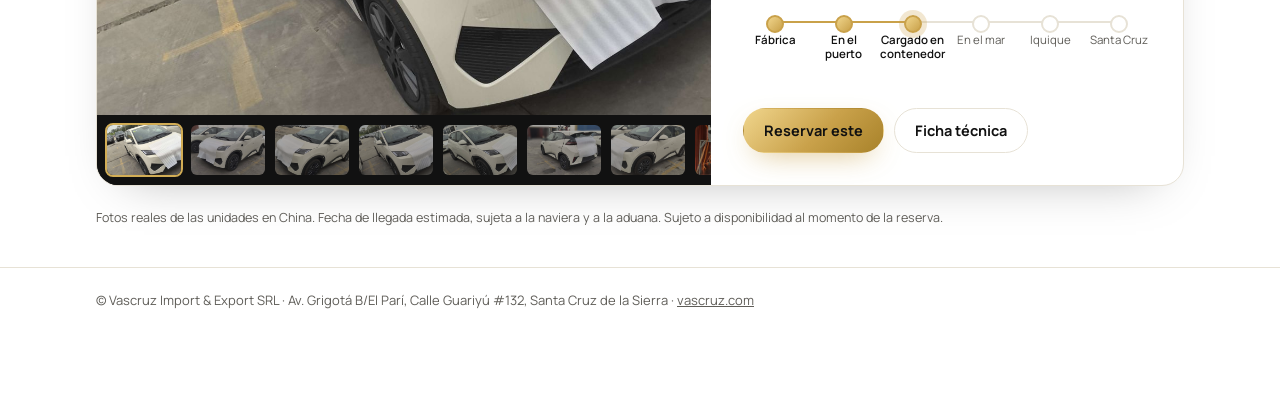
<file: transito.html>
<!doctype html>
<html lang="es">
<head>
<meta charset="utf-8">
<meta name="viewport" content="width=device-width, initial-scale=1">
<title>Stock en tránsito | Vascruz Import & Export SRL</title>
<meta name="description" content="Vehículos eléctricos que Vascruz ya tiene en camino desde China a Bolivia. Fotos reales, unidades disponibles y fecha estimada de llegada.">
<meta name="robots" content="noindex">
<meta property="og:title" content="Stock en tránsito · Vascruz Import & Export SRL">
<meta property="og:description" content="Vehículos eléctricos en camino a Bolivia. Resérvelos antes de que lleguen.">
<meta property="og:image" content="https://vascruz.com/img/transito/bz5-01.jpg">
<link rel="icon" type="image/png" href="img/logo-sm.png">
<link rel="apple-touch-icon" href="img/app/icono-180.png">
<meta name="theme-color" content="#111111">
<link rel="preconnect" href="https://fonts.googleapis.com">
<link rel="stylesheet" href="https://fonts.googleapis.com/css2?family=Unbounded:wght@400;500;700&family=Manrope:wght@400;500;600;700;800&family=IBM+Plex+Mono:wght@400;500&display=swap">
<style>
:root{--bg:#fff;--fg:#111;--muted:#5f5d58;--surface:#f7f5f0;--line:#e7e2d6;--card:#fff;--gold:#a8822a;--gold-2:#d2ad55;
  --display:"Unbounded","Arial Black",system-ui,sans-serif;--body:"Manrope",system-ui,-apple-system,"Segoe UI",sans-serif;--mono:"IBM Plex Mono",ui-monospace,Menlo,monospace}
*{box-sizing:border-box}[hidden]{display:none!important}
body{margin:0;background:var(--surface);color:var(--fg);font:15.5px/1.55 var(--body)}
a{color:inherit}
.wrap{max-width:1120px;margin:0 auto;padding:0 16px}
header{position:sticky;top:0;z-index:20;background:color-mix(in srgb,var(--bg) 88%,transparent);backdrop-filter:blur(12px);-webkit-backdrop-filter:blur(12px);border-bottom:1px solid var(--line)}
header .wrap{display:flex;align-items:center;justify-content:space-between;gap:12px;height:66px}
header img{height:40px;display:block}
.btn{display:inline-flex;align-items:center;justify-content:center;gap:8px;padding:12px 20px;border-radius:999px;font:700 14.5px var(--body);text-decoration:none;border:1px solid transparent;cursor:pointer;transition:transform .25s}
.btn-oro{background:linear-gradient(135deg,#f0d58c,#c9a14a 55%,#a8822a);color:#111;box-shadow:0 10px 30px -12px rgba(201,161,74,.8)}
.btn-oro:hover{transform:translateY(-2px)}
.btn-linea{border-color:var(--line);background:var(--card)}
.btn-sm{padding:9px 14px;font-size:13.5px}
.eyebrow{font:500 12px var(--mono);letter-spacing:.16em;text-transform:uppercase;color:var(--gold);display:inline-flex;align-items:center;gap:10px}
.eyebrow::before{content:"";width:22px;height:1px;background:currentColor}
.intro{padding:38px 0 22px;display:flex;justify-content:space-between;align-items:end;gap:20px;flex-wrap:wrap}
h1{font:700 clamp(26px,4.2vw,44px)/1.08 var(--display);margin:12px 0 8px;letter-spacing:-.01em}
.intro p{margin:0;color:var(--muted);max-width:52ch}
.asesor{display:flex;align-items:center;gap:12px;background:var(--card);border:1px solid var(--line);border-radius:18px;padding:12px 14px}
.asesor .av{width:46px;height:46px;border-radius:50%;display:grid;place-items:center;background:linear-gradient(135deg,#f0d58c,#c9a14a);font:700 18px var(--display);color:#111;flex:none}
.asesor small{display:block;color:var(--muted);font-size:12px}
.asesor b{font-size:15.5px}
.tr-card{display:grid;grid-template-columns:minmax(0,1.3fr) minmax(0,1fr);border:1px solid var(--line);border-radius:22px;overflow:hidden;background:var(--card);margin-bottom:22px;box-shadow:0 18px 50px -30px rgba(0,0,0,.35)}
.tr-gal{position:relative;background:#111}
.tr-main{width:100%;aspect-ratio:16/10;object-fit:cover;display:block;cursor:zoom-in}
.tr-thumbs{display:flex;gap:6px;padding:8px;overflow-x:auto;background:#111}
.tr-thumbs button{flex:0 0 78px;height:54px;padding:0;border:2px solid transparent;border-radius:8px;overflow:hidden;cursor:pointer;background:none;opacity:.65}
.tr-thumbs button[aria-pressed="true"]{border-color:var(--gold-2);opacity:1}
.tr-thumbs img{width:100%;height:100%;object-fit:cover}
.tr-badge{position:absolute;top:14px;left:14px;display:inline-flex;align-items:center;gap:8px;background:rgba(17,17,17,.82);color:#f3dc9a;font:600 12px var(--mono);letter-spacing:.12em;text-transform:uppercase;padding:8px 12px;border-radius:999px}
.tr-badge::before{content:"";width:8px;height:8px;border-radius:50%;background:#f0d58c;animation:lat 1.6s infinite}
@keyframes lat{50%{opacity:.25}}
.tr-info{padding:clamp(20px,3vw,32px);display:flex;flex-direction:column;gap:12px}
.tr-info h2{font:700 clamp(21px,2.4vw,29px)/1.15 var(--display);margin:0}
.uni{display:inline-block;align-self:flex-start;background:var(--fg);color:var(--bg);font:700 13px var(--body);padding:6px 12px;border-radius:999px}
.datos{display:grid;grid-template-columns:1fr 1fr;gap:8px}
.datos div{border:1px solid var(--line);border-radius:12px;padding:9px 12px}
.datos small{display:block;font:11px var(--mono);letter-spacing:.1em;text-transform:uppercase;color:var(--muted)}
.pasos{list-style:none;padding:0;margin:4px 0 0;display:grid;grid-template-columns:repeat(6,1fr);gap:4px}
.pasos li{position:relative;text-align:center;font-size:11.5px;color:var(--muted);padding-top:24px;line-height:1.25}
.pasos li::before{content:"";position:absolute;top:6px;left:50%;transform:translateX(-50%);width:14px;height:14px;border-radius:50%;border:2px solid var(--line);background:var(--card);z-index:1}
.pasos li::after{content:"";position:absolute;top:12px;left:-50%;width:100%;height:2px;background:var(--line)}
.pasos li:first-child::after{display:none}
.pasos li.ok{color:var(--fg);font-weight:600}
.pasos li.ok::before{background:linear-gradient(135deg,#f0d58c,#c9a14a);border-color:#c9a14a}
.pasos li.ok::after{background:#c9a14a}
.pasos li.ya::before{box-shadow:0 0 0 5px rgba(201,161,74,.25)}
.acc{display:flex;gap:10px;flex-wrap:wrap;margin-top:auto;padding-top:6px}
.nota{font-size:12.5px;color:var(--muted);margin:6px 0 40px}
.visor{position:fixed;inset:0;z-index:100;background:rgba(0,0,0,.92);display:grid;place-items:center;padding:20px}
.visor img{max-width:100%;max-height:88vh;border-radius:10px}
.visor button{position:absolute;top:16px;right:16px;width:44px;height:44px;border-radius:50%;border:0;background:#fff;font-size:20px;cursor:pointer}
.flot{position:fixed;right:16px;bottom:16px;z-index:30}
footer{border-top:1px solid var(--line);padding:22px 0 90px;color:var(--muted);font-size:13px;background:var(--bg)}
@media (max-width:820px){.tr-card{grid-template-columns:minmax(0,1fr)}.pasos li{font-size:10px}.tr-info h2{overflow-wrap:anywhere}}
</style>
<link rel="stylesheet" href="tema.css?v=1">
<script src="tema.js?v=1"></script>
</head>
<body>
<header><div class="wrap nav">
  <a href="index.html"><img src="img/logo-sm.png" alt="Vascruz Import &amp; Export SRL"></a>
  <a class="btn btn-oro btn-sm" id="wa-top" target="_blank" rel="noopener">WhatsApp</a>
</div></header>
<main class="wrap">
  <div class="intro">
    <div><div class="eyebrow">Stock en tránsito</div>
      <h1 id="titulo">Vehículos que ya vienen en camino.</h1>
      <p>Unidades compradas y en viaje desde China, con fotos reales. Resérvelas antes de que lleguen a Santa Cruz.</p></div>
    <div class="asesor" id="asesor"></div>
  </div>
  <div id="lista"><p class="nota">Cargando…</p></div>
  <p class="nota">Fotos reales de las unidades en China. Fecha de llegada estimada, sujeta a la naviera y a la aduana. Sujeto a disponibilidad al momento de la reserva.</p>
</main>
<footer><div class="wrap">© Vascruz Import &amp; Export SRL · Av. Grigotá B/El Parí, Calle Guariyú #132, Santa Cruz de la Sierra · <a href="index.html">vascruz.com</a></div></footer>
<a class="btn btn-oro flot" id="wa-flot" target="_blank" rel="noopener">Reservar por WhatsApp</a>

<script>document.write('<script src="datos/transito.js?v='+Math.floor(Date.now()/60000)+'"><\/script>');</script>
<script>
(function(){
  const esc=s=>String(s??"").replace(/[&<>"']/g,c=>({"&":"&amp;","<":"&lt;",">":"&gt;",'"':"&quot;","'":"&#39;"}[c]));
  const p=new URLSearchParams(location.search);
  // El asesor y los vehículos elegidos vienen en el enlace que arma su panel
  const asesor=(p.get("asesor")||"").slice(0,60), telTxt=(p.get("tel")||"").slice(0,20), cliente=(p.get("c")||"").slice(0,40);
  const d=telTxt.replace(/\D/g,""), tel=d.length===8?"591"+d:(d||"59177006107");
  const clave=t=>t.modelo_id!=null?String(t.modelo_id):t.nombre.toLowerCase().replace(/[^a-z0-9]+/g,"-");
  const elegidos=(p.get("m")||"").split(",").filter(Boolean);
  const TODOS=window.VASCRUZ_TRANSITO||[];
  let T=elegidos.length?TODOS.filter(t=>elegidos.includes(clave(t))):TODOS;
  const quien=asesor||"Vascruz";
  const wa=txt=>`https://wa.me/${tel}?text=${encodeURIComponent(txt)}`;
  const saludo=`Hola ${asesor||"Vascruz"}, vi los vehículos en tránsito que me compartió`;
  document.getElementById("wa-top").href=document.getElementById("wa-flot").href=wa(saludo+" y quisiera reservar.");
  document.getElementById("asesor").innerHTML=`<span class="av">${esc((quien[0]||"V").toUpperCase())}</span><span><small>${asesor?"Su asesor de importación":"Contacto"}</small><b>${esc(quien)}</b><br><small>WhatsApp ${esc(telTxt||"+591 77006107")}</small></span>`;
  if(cliente)document.getElementById("titulo").textContent=`${cliente}, estos vehículos ya vienen en camino.`;
  const lista=document.getElementById("lista");
  if(!T.length){lista.innerHTML=`<div class="tr-card" style="display:block;padding:28px"><h2 style="margin:0 0 8px;font:700 22px var(--display)">Estos vehículos ya no están en tránsito</h2><p style="color:var(--muted)">Puede que ya hayan llegado o estén reservados. Escriba a su asesor para ver qué hay disponible.</p><a class="btn btn-oro" href="${wa(saludo+". ¿Qué hay disponible ahora?")}" target="_blank" rel="noopener">Escribir por WhatsApp</a></div>`;return;}
  const PASOS=["Fábrica","En el puerto","Cargado en contenedor","En el mar","Iquique","Santa Cruz"];
  const ruta=f=>"img/transito/"+f;
  lista.innerHTML=T.map(t=>`<article class="tr-card">
    <div class="tr-gal"><span class="tr-badge">En tránsito</span>
      <img class="tr-main" src="${ruta(t.fotos[0])}" alt="${esc(t.nombre)}">
      <div class="tr-thumbs">${t.fotos.map((f,i)=>`<button data-f="${esc(f)}" aria-pressed="${i===0}" aria-label="Foto ${i+1}"><img src="${ruta(f)}" alt="" loading="lazy"></button>`).join("")}</div></div>
    <div class="tr-info">
      <div class="eyebrow">${esc(t.anio)} · 100% eléctrico</div>
      <h2>${esc(t.nombre)}</h2>
      <span class="uni">${t.unidades} ${t.unidades===1?"unidad disponible":"unidades disponibles"}</span>
      <div class="datos"><div><small>Colores</small>${esc(t.color)}</div><div><small>Llegada estimada</small>${t.llegada?esc(t.llegada):"Consultar"}</div></div>
      <ol class="pasos">${PASOS.map((s,i)=>`<li class="${i<t.etapa?"ok":i===t.etapa?"ok ya":""}">${s}</li>`).join("")}</ol>
      <div class="acc"><a class="btn btn-oro" href="${wa(`Hola ${asesor||"Vascruz"}, quisiera reservar el ${t.nombre} que viene en tránsito.`)}" target="_blank" rel="noopener">Reservar este</a>${t.modelo_id!=null?`<a class="btn btn-linea" href="modelo.html?id=${t.modelo_id}">Ficha técnica</a>`:""}</div>
    </div></article>`).join("");
  document.querySelectorAll(".tr-card").forEach(card=>{
    const main=card.querySelector(".tr-main"); if(!main)return;
    card.querySelectorAll(".tr-thumbs button").forEach(b=>b.addEventListener("click",()=>{main.src=ruta(b.dataset.f);card.querySelectorAll(".tr-thumbs button").forEach(x=>x.setAttribute("aria-pressed",x===b));}));
    main.addEventListener("click",()=>{const v=document.createElement("div");v.className="visor";v.innerHTML=`<img src="${main.src}" alt=""><button aria-label="Cerrar">✕</button>`;v.onclick=()=>v.remove();document.body.appendChild(v);});
  });
})();
</script>
</body>
</html>
</file>
<file: tema.css>
/* =====================================================================
   VASCRUZ · Estilo compartido de las páginas interiores
   (fichas de vehículos, zona de asesores, catálogos y proformas)
   Mismos colores, letras y botones que la portada.
   Modo claro / oscuro automático, con botón para elegir.
   Las páginas con la clase "solo-claro" (documentos para imprimir) son siempre claras.
   ===================================================================== */
:root{
  --bg:#ffffff; --fg:#111111; --muted:#5f5d58; --surface:#f7f5f0; --surface-2:#efebe2; --line:#e7e2d6; --card:#ffffff;
  --gold:#a8822a; --gold-2:#d2ad55; --gold-3:#f0d58c; --gold-soft:#f3ead3; --gold-btn:#d2ad55;
  --band:#ffffff; --band-fg:#111111; --band-gold:#a8822a; --band-soft:#f7f5f0; --band-line:#e7e2d6;
  --grad:linear-gradient(115deg,#8f6b1f 0%,#c9a14a 30%,#f0d58c 50%,#c9a14a 70%,#8f6b1f 100%);
  --shadow:0 18px 50px -24px rgba(17,17,17,.28);
  --display:"Unbounded","Arial Black",system-ui,sans-serif;
  --body:"Manrope",system-ui,-apple-system,"Segoe UI",sans-serif;
  --mono:"IBM Plex Mono",ui-monospace,Menlo,monospace;
}
@media (prefers-color-scheme:dark){:root:not([data-theme="light"]):not(.solo-claro){
  --bg:#0b0b0c; --fg:#f3f0e8; --muted:#a6a298; --surface:#131315; --surface-2:#1a1a1d; --line:#2a292d; --card:#121214;
  --gold:#d9b765; --gold-2:#d9b765; --gold-3:#f3dc9a; --gold-soft:#2a2416;
  --band:#0b0b0c; --band-fg:#f3f0e8; --band-gold:#d9b765; --band-soft:#131315; --band-line:#2a292d;
  --shadow:0 18px 50px -24px rgba(0,0,0,.8); color-scheme:dark}}
:root[data-theme="dark"]:not(.solo-claro){
  --bg:#0b0b0c; --fg:#f3f0e8; --muted:#a6a298; --surface:#131315; --surface-2:#1a1a1d; --line:#2a292d; --card:#121214;
  --gold:#d9b765; --gold-2:#d9b765; --gold-3:#f3dc9a; --gold-soft:#2a2416;
  --band:#0b0b0c; --band-fg:#f3f0e8; --band-gold:#d9b765; --band-soft:#131315; --band-line:#2a292d;
  --shadow:0 18px 50px -24px rgba(0,0,0,.8); color-scheme:dark}

body{background:var(--bg);color:var(--fg);transition:background-color .35s,color .35s}
h1,h2,h3{letter-spacing:-.01em}
.eyebrow{display:inline-flex;align-items:center;gap:10px;letter-spacing:.18em}
.eyebrow::before{content:"";width:24px;height:1px;background:currentColor}
:focus-visible{outline:2px solid var(--gold-2);outline-offset:3px}

/* Cabecera con efecto vidrio */
header{background:color-mix(in srgb,var(--bg) 84%,transparent)!important;color:var(--fg)!important;backdrop-filter:saturate(1.4) blur(14px);-webkit-backdrop-filter:saturate(1.4) blur(14px);border-bottom:1px solid var(--line)!important}
header .nav{gap:12px}
.nav-der{display:flex;align-items:center;gap:10px;margin-left:auto}

/* Botón de tema (lo agrega tema.js) */
.tema{width:42px;height:42px;flex:none;border-radius:50%;border:1px solid var(--line);background:var(--card);color:var(--fg);display:grid;place-items:center;cursor:pointer;transition:border-color .2s,transform .2s;padding:0}
.tema:hover{border-color:var(--gold-2);transform:rotate(-12deg)}
.tema svg{width:19px;height:19px}

/* Botones dorados con destello, como en la portada */
.btn{border-radius:999px;transition:transform .25s,box-shadow .25s,background-color .25s,color .25s,border-color .25s}
.btn-gold{position:relative;overflow:hidden;background:linear-gradient(135deg,#f0d58c,#c9a14a 55%,#a8822a)!important;border-color:transparent!important;color:#111!important;box-shadow:0 10px 26px -12px rgba(201,161,74,.8)}
.btn-gold::after{content:"";position:absolute;inset:0;background:linear-gradient(110deg,transparent 30%,rgba(255,255,255,.55) 50%,transparent 70%);transform:translateX(-120%);transition:transform .8s;pointer-events:none}
.btn-gold:hover{transform:translateY(-2px);filter:none}.btn-gold:hover::after{transform:translateX(120%)}
.btn-line{background:transparent!important;border-color:var(--line)!important;color:var(--fg)!important}
.btn-line:hover{border-color:var(--gold-2)!important}
.btn-red{background:transparent!important}

/* Tarjetas, pestañas, tablas y formularios */
.card,.pricebox,.kpis,.viewer,.asesor,.auto,.calc{border-radius:18px}
.card{background:var(--card)!important;border-color:var(--line)!important}
.tab,.tabs button,.chip{border-radius:999px;border-color:var(--line);background:var(--card);color:var(--fg);transition:border-color .2s,background-color .2s,color .2s}
.tab:hover,.tabs button:hover{border-color:var(--gold-2)}
.tab[aria-selected="true"],.tabs button[aria-pressed="true"]{background:var(--fg)!important;color:var(--bg)!important;border-color:var(--fg)!important}
input,select,textarea{background:var(--card)!important;color:var(--fg)!important;border-color:var(--line)!important;border-radius:12px!important}
input:focus,select:focus,textarea:focus{outline:2px solid var(--gold-2)!important}
th,td{border-color:var(--line)!important}
.kpis div,.ficha div,.fsec div{border-color:var(--line)}
.radio label,.cat-item{background:var(--card);border-color:var(--line)}
.msg.info{background:var(--surface)}
.thumb,.prev img{border-radius:10px}
.hero .photo{border-radius:18px}.gal img{border-radius:12px}
.gal img{transition:transform .6s}.gal img:hover{transform:scale(1.03)}
.pill{border-radius:999px}

/* Mensajes y etiquetas de color (se adaptan al modo oscuro) */
:root{--red:#a23b2a;--green:#2f6b3a}
@media (prefers-color-scheme:dark){:root:not([data-theme="light"]):not(.solo-claro){--red:#e88b77;--green:#7fcb8f}}
:root[data-theme="dark"]:not(.solo-claro){--red:#e88b77;--green:#7fcb8f}
.msg.err,.pill.r{background:color-mix(in srgb,var(--red) 14%,var(--card))!important;color:var(--red)!important}
.msg.ok,.pill.g{background:color-mix(in srgb,var(--green) 14%,var(--card))!important;color:var(--green)!important}
.btn-red{border-color:color-mix(in srgb,var(--red) 45%,transparent)!important;color:var(--red)!important}
.viewer{background:var(--surface)}
.viewer .hint{background:var(--surface);color:var(--fg)}

/* Cotización detallada dentro del panel: colores según el tema */
html:not(.solo-claro) .det td{border-color:var(--line)}
html:not(.solo-claro) .det tr.sub td{background:var(--surface)}
html:not(.solo-claro) .det tr.tot td{background:color-mix(in srgb,var(--gold-2) 22%,var(--card));color:var(--fg)}
html:not(.solo-claro) .det td.et{color:var(--muted)}

/* Imprimir: siempre en claro */
@media print{
  :root{--bg:#fff!important;--fg:#111!important;--muted:#5f5d58!important;--line:#e7e2d6!important;--card:#fff!important;--surface:#f7f5f0!important;color-scheme:light}
  .tema{display:none!important}
  main,.hoja,#out{animation:none!important}
}
</file>
